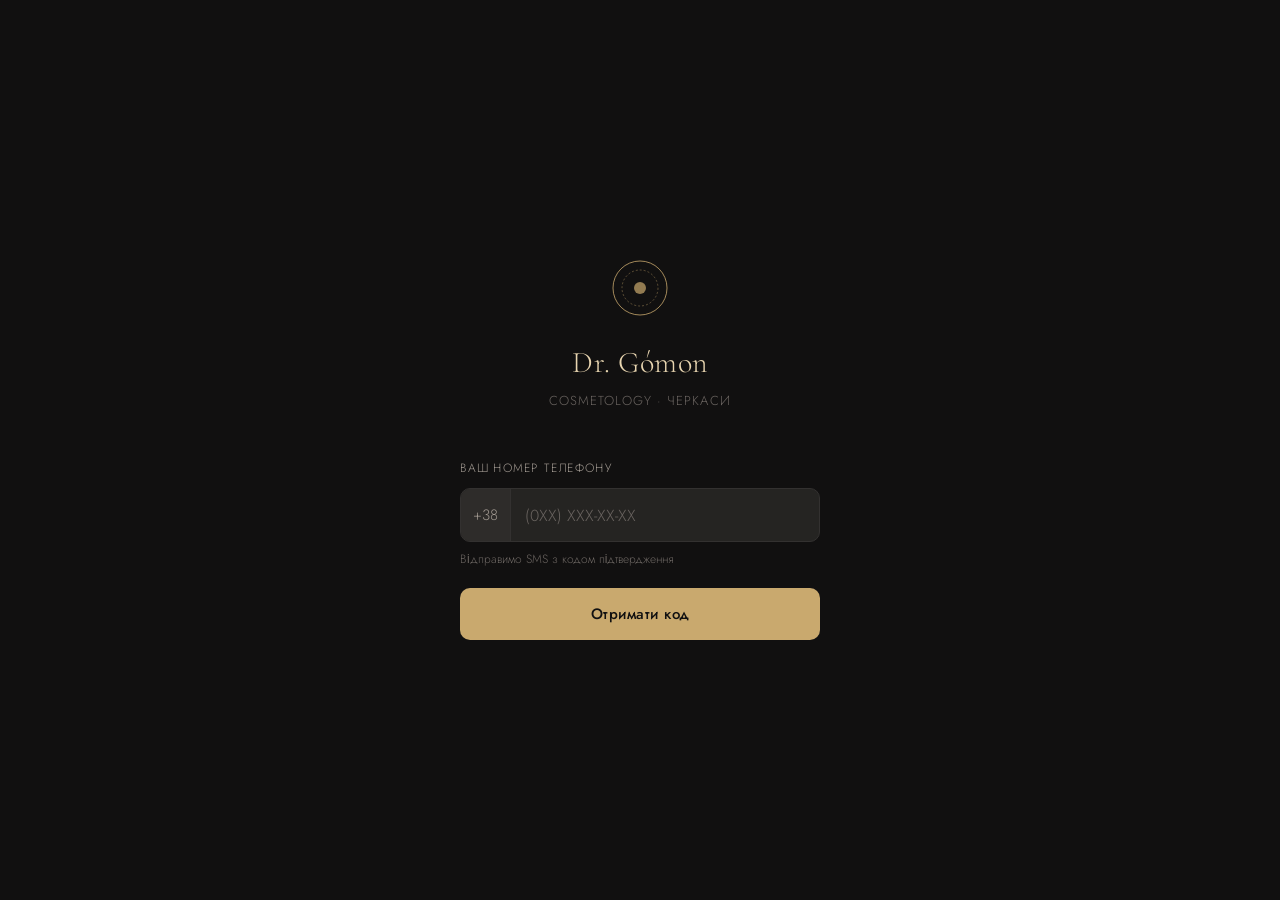
<file: index.html>
<!DOCTYPE html>
<html lang="uk">
<head>
<meta charset="UTF-8">
<meta name="viewport" content="width=device-width, initial-scale=1.0, viewport-fit=cover">
<meta name="theme-color" content="#111010">
<meta name="apple-mobile-web-app-capable" content="yes">
<meta name="apple-mobile-web-app-status-bar-style" content="black-translucent">
<meta name="apple-mobile-web-app-title" content="Dr. Gomon">
<meta name="mobile-web-app-capable" content="yes">
<meta name="description" content="Dr. Gomon Cosmetology — ваш особистий кабінет">
<link rel="manifest" href="manifest.json">
<link rel="apple-touch-icon" href="icons/icon-192.png">
<title>Dr. Gómon</title>
<link rel="preconnect" href="https://fonts.googleapis.com">
<link rel="preconnect" href="https://fonts.gstatic.com" crossorigin>
<link href="https://fonts.googleapis.com/css2?family=Cormorant+Garamond:ital,wght@0,300;0,400;0,500;1,300;1,400&family=Jost:wght@300;400;500&display=swap" rel="stylesheet">
<style>
*,*::before,*::after{box-sizing:border-box;margin:0;padding:0;-webkit-tap-highlight-color:transparent}
:root{
  --gold:#c9a96e;
  --gold-dim:#a07d48;
  --gold-pale:#e8d5b0;
  --bg:#111010;
  --bg2:#1a1918;
  --bg3:#222120;
  --surface:#252422;
  --surface2:#2e2c2a;
  --border:#333130;
  --border-gold:rgba(201,169,110,0.25);
  --text:#f0ece4;
  --text2:#a09890;
  --text3:#6a6460;
  --serif:'Cormorant Garamond',Georgia,serif;
  --sans:'Jost',sans-serif;
  --safe-top:env(safe-area-inset-top,0px);
  --safe-bottom:env(safe-area-inset-bottom,0px);
}
html,body{height:100%;background:var(--bg);color:var(--text);font-family:var(--sans);font-weight:300;font-size:15px;line-height:1.6;overflow:hidden}

/* ── INSTALL BANNER ── */
#install-banner{
  position:fixed;top:0;left:0;right:0;z-index:9999;
  background:var(--bg2);border-bottom:1px solid var(--border-gold);
  padding:calc(var(--safe-top) + 10px) 16px 12px;
  display:none;animation:slideDown .3s ease;
}
@keyframes slideDown{from{transform:translateY(-100%)}to{transform:translateY(0)}}
.install-content{display:flex;align-items:center;gap:12px}
.install-logo{width:40px;height:40px;border-radius:10px;background:var(--bg3);border:1px solid var(--border-gold);display:flex;align-items:center;justify-content:center;flex-shrink:0}
.install-logo svg{width:22px;height:22px}
.install-text h4{font-family:var(--serif);font-size:15px;font-weight:400;color:var(--text)}
.install-text p{font-size:12px;color:var(--text2);margin-top:1px}
.install-actions{margin-left:auto;display:flex;gap:8px;align-items:center;flex-shrink:0}
.install-btn{background:var(--gold);color:#111;border:none;border-radius:6px;padding:7px 14px;font-size:12px;font-family:var(--sans);font-weight:500;cursor:pointer;white-space:nowrap}
.install-close{background:none;border:none;color:var(--text3);font-size:20px;cursor:pointer;padding:4px;line-height:1}

/* ── INSTALL MODAL ── */
#install-modal{
  position:fixed;inset:0;z-index:9998;
  background:rgba(0,0,0,0.75);
  display:none;align-items:flex-end;justify-content:center;
  padding:0 0 var(--safe-bottom);
}
#install-modal.show{display:flex}
.install-sheet{
  background:var(--bg2);
  border-radius:20px 20px 0 0;
  border-top:1px solid var(--border-gold);
  padding:24px 20px 32px;
  width:100%;max-width:480px;
  animation:sheetUp .3s ease;
}
@keyframes sheetUp{from{transform:translateY(100%)}to{transform:translateY(0)}}
.sheet-handle{width:36px;height:3px;background:var(--border);border-radius:2px;margin:0 auto 20px}
.sheet-title{font-family:var(--serif);font-size:22px;font-weight:300;color:var(--gold-pale);margin-bottom:6px}
.sheet-sub{font-size:13px;color:var(--text2);margin-bottom:24px}
.install-step{display:flex;align-items:flex-start;gap:14px;margin-bottom:18px}
.step-num{width:28px;height:28px;border-radius:50%;border:1px solid var(--border-gold);display:flex;align-items:center;justify-content:center;font-size:12px;color:var(--gold);flex-shrink:0;font-family:var(--serif)}
.step-text h5{font-size:14px;font-weight:400;color:var(--text);margin-bottom:2px}
.step-text p{font-size:12px;color:var(--text2);line-height:1.5}
.step-icon{display:inline-block;background:var(--surface2);border:1px solid var(--border);border-radius:6px;padding:3px 8px;font-size:11px;color:var(--gold);margin-top:4px;font-family:var(--sans)}
.sheet-close-btn{width:100%;padding:13px;background:var(--surface2);border:1px solid var(--border);border-radius:10px;color:var(--text2);font-family:var(--sans);font-size:14px;cursor:pointer;margin-top:8px}

/* ── APP SHELL ── */
#app{
  height:100%;display:flex;flex-direction:column;
  padding-top:var(--safe-top);
}
#app.banner-open{padding-top:calc(var(--safe-top) + 68px)}

/* ── SCREENS ── */
.screen{flex:1;overflow-y:auto;display:none;flex-direction:column;overscroll-behavior:contain}
.screen.active{display:flex}
.screen-scroll{flex:1;overflow-y:auto;padding:0 0 80px;overscroll-behavior:contain}

/* ── NAV ── */
nav{
  flex-shrink:0;
  display:grid;grid-template-columns:repeat(5,1fr);
  background:var(--bg2);
  border-top:1px solid var(--border);
  padding-bottom:var(--safe-bottom);
}
.nav-btn{
  display:flex;flex-direction:column;align-items:center;gap:4px;
  padding:10px 4px 8px;
  background:none;border:none;cursor:pointer;
  transition:opacity .15s;
}
.nav-btn:active{opacity:.7}
.nav-icon{width:22px;height:22px;opacity:.45;transition:opacity .2s}
.nav-label{font-size:10px;font-family:var(--sans);font-weight:400;color:var(--text3);transition:color .2s;letter-spacing:.3px}
.nav-btn.active .nav-icon{opacity:1}
.nav-btn.active .nav-label{color:var(--gold)}
.nav-btn.active .nav-icon path,.nav-btn.active .nav-icon circle,.nav-btn.active .nav-icon rect{stroke:var(--gold)}

/* ── AUTH SCREEN ── */
#screen-auth{background:var(--bg);align-items:center;justify-content:center;padding:40px 24px}
.auth-logo{text-align:center;margin-bottom:48px}
.auth-logo svg{width:56px;height:56px;margin-bottom:16px}
.auth-logo h1{font-family:var(--serif);font-size:30px;font-weight:300;color:var(--gold-pale);letter-spacing:.5px}
.auth-logo p{font-size:13px;color:var(--text3);margin-top:4px;letter-spacing:1px;text-transform:uppercase}
.auth-card{width:100%;max-width:360px}
.auth-step{display:none}
.auth-step.active{display:block}
.auth-label{font-size:12px;color:var(--text2);letter-spacing:.8px;text-transform:uppercase;margin-bottom:10px}
.phone-input-wrap{display:flex;border:1px solid var(--border);border-radius:10px;overflow:hidden;background:var(--surface);transition:border-color .2s}
.phone-input-wrap:focus-within{border-color:var(--border-gold)}
.phone-prefix{padding:14px 12px;font-size:15px;color:var(--text2);background:var(--surface2);border-right:1px solid var(--border)}
.phone-input{flex:1;padding:14px 14px;background:transparent;border:none;outline:none;color:var(--text);font-size:16px;font-family:var(--sans);font-weight:300}
.phone-input::placeholder{color:var(--text3)}
.auth-hint{font-size:12px;color:var(--text3);margin-top:8px;line-height:1.5}
.auth-btn{
  width:100%;margin-top:20px;padding:15px;
  background:var(--gold);color:#111;
  border:none;border-radius:10px;
  font-size:15px;font-family:var(--sans);font-weight:500;
  cursor:pointer;letter-spacing:.5px;
  transition:opacity .15s;
}
.auth-btn:active{opacity:.85}
.auth-btn:disabled{opacity:.4;cursor:default}
.otp-wrap{display:flex;gap:10px;justify-content:center;margin-bottom:4px}
.otp-input{
  width:56px;height:64px;
  background:var(--surface);border:1px solid var(--border);border-radius:10px;
  text-align:center;font-size:28px;font-family:var(--serif);
  color:var(--text);outline:none;
  transition:border-color .2s;
  caret-color:var(--gold);
}
.otp-input:focus{border-color:var(--border-gold)}
.otp-resend{font-size:13px;color:var(--text3);text-align:center;margin-top:16px}
.otp-resend button{background:none;border:none;color:var(--gold);font-size:13px;cursor:pointer;font-family:var(--sans)}
.auth-back{background:none;border:none;color:var(--text2);font-size:13px;font-family:var(--sans);cursor:pointer;margin-top:16px;display:block;text-align:center;width:100%}
#otp-timer{color:var(--gold)}

/* ── HOME ── */
.home-header{
  padding:24px 20px 0;
  background:linear-gradient(180deg,var(--bg2) 0%,var(--bg) 100%);
}
.home-greeting{font-family:var(--serif);font-size:13px;font-weight:300;color:var(--text2);letter-spacing:.8px;text-transform:uppercase;margin-bottom:4px}
.home-name{font-family:var(--serif);font-size:28px;font-weight:300;color:var(--gold-pale);letter-spacing:.3px}
.gold-line{width:32px;height:1px;background:var(--gold-dim);margin:12px 0 20px}

.next-card{
  margin:0 20px 20px;
  background:var(--surface);
  border:1px solid var(--border-gold);
  border-radius:14px;
  padding:16px;
  position:relative;overflow:hidden;
}
.next-card::before{
  content:'';position:absolute;top:0;right:0;
  width:80px;height:80px;
  background:radial-gradient(circle at top right,rgba(201,169,110,.08),transparent 70%);
}
.next-label{font-size:10px;color:var(--text3);letter-spacing:1px;text-transform:uppercase;margin-bottom:12px}
.next-row{display:flex;align-items:center;gap:14px}
.date-badge{
  background:var(--gold);color:#111;
  border-radius:8px;padding:8px 12px;
  text-align:center;flex-shrink:0;min-width:48px;
}
.date-badge .day{font-family:var(--serif);font-size:24px;font-weight:400;line-height:1}
.date-badge .mon{font-size:10px;font-weight:500;letter-spacing:.5px;text-transform:uppercase;margin-top:2px}
.next-info h4{font-family:var(--serif);font-size:17px;font-weight:400;color:var(--text)}
.next-info p{font-size:12px;color:var(--text2);margin-top:3px}
.no-appt{text-align:center;padding:20px;color:var(--text3);font-size:13px}

.promo-scroll{display:flex;gap:12px;padding:0 20px 4px;overflow-x:auto;scrollbar-width:none}
.promo-scroll::-webkit-scrollbar{display:none}
.promo-tile{
  flex-shrink:0;width:220px;
  background:var(--surface);border:1px solid var(--border);border-radius:12px;
  padding:14px;position:relative;overflow:hidden;
}
.promo-tile.featured{border-color:var(--border-gold)}
.promo-tile::after{
  content:'';position:absolute;bottom:0;right:0;
  width:60px;height:60px;
  background:radial-gradient(circle at bottom right,rgba(201,169,110,.06),transparent 70%);
}
.promo-tag{font-size:10px;color:var(--gold);letter-spacing:.8px;text-transform:uppercase;margin-bottom:8px}
.promo-title{font-family:var(--serif);font-size:16px;font-weight:300;color:var(--gold-pale);line-height:1.3;margin-bottom:6px}
.promo-desc{font-size:12px;color:var(--text2)}
.section-label{font-size:11px;color:var(--text3);letter-spacing:1px;text-transform:uppercase;padding:16px 20px 10px;font-family:var(--sans)}

.quick-grid{display:grid;grid-template-columns:1fr 1fr;gap:10px;padding:0 20px}
.quick-tile{
  background:var(--surface);border:1px solid var(--border);border-radius:12px;
  padding:16px 14px;cursor:pointer;
  transition:border-color .2s,background .2s;
}
.quick-tile:active{background:var(--surface2)}
.quick-tile svg{width:22px;height:22px;margin-bottom:10px;opacity:.7}
.quick-tile p{font-size:13px;color:var(--text2)}

/* ── APPOINTMENTS ── */
.appts-header{padding:24px 20px 16px;background:var(--bg2);border-bottom:1px solid var(--border)}
.screen-title{font-family:var(--serif);font-size:26px;font-weight:300;color:var(--gold-pale)}
.screen-sub{font-size:12px;color:var(--text3);margin-top:3px;letter-spacing:.5px}
.appt-group-label{font-size:11px;color:var(--text3);letter-spacing:1px;text-transform:uppercase;padding:16px 20px 8px}
.appt-card{
  margin:0 20px 10px;
  background:var(--surface);border:1px solid var(--border);border-radius:12px;
  padding:14px;
  transition:border-color .2s;
}
.appt-card.upcoming{border-color:var(--border-gold)}
.appt-status{
  display:inline-block;font-size:10px;letter-spacing:.8px;text-transform:uppercase;
  padding:3px 10px;border-radius:20px;margin-bottom:10px;
}
.status-upcoming{background:rgba(201,169,110,.12);color:var(--gold)}
.status-done{background:var(--surface2);color:var(--text3)}
.appt-name{font-family:var(--serif);font-size:17px;font-weight:400;color:var(--text);margin-bottom:4px}
.appt-meta{font-size:12px;color:var(--text2)}
.appt-meta span{margin-right:12px}

/* ── PRICE ── */
.price-header{padding:24px 20px 16px;background:var(--bg2);border-bottom:1px solid var(--border)}
.price-search-wrap{padding:12px 20px 0;position:relative}
.price-search{
  width:100%;padding:12px 40px 12px 14px;
  background:var(--surface);border:1px solid var(--border);border-radius:10px;
  color:var(--text);font-size:14px;font-family:var(--sans);outline:none;
  transition:border-color .2s;
}
.price-search:focus{border-color:var(--border-gold)}
.price-search::placeholder{color:var(--text3)}
.search-icon{position:absolute;right:34px;top:50%;transform:translateY(-50%);opacity:.35}
.price-cat-label{
  font-size:11px;color:var(--gold);letter-spacing:1px;text-transform:uppercase;
  padding:18px 20px 8px;font-family:var(--sans);
}
.price-item{
  display:flex;justify-content:space-between;align-items:center;
  padding:11px 20px;border-bottom:1px solid var(--border);
  transition:background .15s;
}
.price-item:active{background:var(--surface)}
.price-item:last-child{border-bottom:none}
.price-name{font-size:14px;color:var(--text);padding-right:12px;flex:1;line-height:1.4}
.price-val{font-family:var(--serif);font-size:16px;font-weight:400;color:var(--gold);white-space:nowrap;flex-shrink:0}
.price-note{font-size:11px;color:var(--text3);padding:12px 20px 0;font-style:italic}

/* ── MAP ── */
.map-header{padding:24px 20px 16px;background:var(--bg2);border-bottom:1px solid var(--border)}
.map-placeholder{
  margin:16px 20px 0;
  height:180px;
  background:var(--surface);border:1px solid var(--border);border-radius:14px;
  display:flex;flex-direction:column;align-items:center;justify-content:center;gap:10px;
  cursor:pointer;transition:border-color .2s;overflow:hidden;position:relative;
}
.map-placeholder:active{border-color:var(--border-gold)}
.map-bg{
  position:absolute;inset:0;
  background:
    repeating-linear-gradient(0deg,var(--border) 0,var(--border) 1px,transparent 1px,transparent 40px),
    repeating-linear-gradient(90deg,var(--border) 0,var(--border) 1px,transparent 1px,transparent 40px);
  opacity:.5;
}
.map-pin-wrap{position:relative;z-index:1;text-align:center}
.map-pin-icon{font-size:36px;display:block;margin-bottom:6px}
.map-tap{font-size:12px;color:var(--text2)}
.map-address-card{margin:14px 20px 0;background:var(--surface);border:1px solid var(--border);border-radius:12px;padding:16px}
.map-address-card h4{font-family:var(--serif);font-size:17px;font-weight:400;color:var(--text);margin-bottom:4px}
.map-address-card p{font-size:13px;color:var(--text2);line-height:1.6}
.map-route-btn{
  margin:14px 20px 0;width:calc(100% - 40px);padding:14px;
  background:var(--gold);color:#111;border:none;border-radius:10px;
  font-family:var(--sans);font-size:14px;font-weight:500;cursor:pointer;
  letter-spacing:.5px;transition:opacity .15s;display:block;
}
.map-route-btn:active{opacity:.85}
.contact-items{padding:0 20px;margin-top:14px}
.contact-row{
  display:flex;align-items:center;gap:14px;
  padding:14px 0;border-bottom:1px solid var(--border);
  cursor:pointer;transition:opacity .15s;
}
.contact-row:last-child{border-bottom:none}
.contact-row:active{opacity:.7}
.c-icon{width:38px;height:38px;border-radius:10px;background:var(--surface2);border:1px solid var(--border);display:flex;align-items:center;justify-content:center;flex-shrink:0;font-size:18px}
.c-info h5{font-size:14px;font-weight:400;color:var(--text)}
.c-info p{font-size:12px;color:var(--text2);margin-top:2px}
.c-arrow{margin-left:auto;color:var(--text3);font-size:18px}

/* ── CHAT ── */
.chat-header{padding:20px 20px 14px;background:var(--bg2);border-bottom:1px solid var(--border)}
.chat-options{display:grid;grid-template-columns:1fr 1fr;gap:12px;padding:20px}
.chat-option{
  background:var(--surface);border:1px solid var(--border);border-radius:14px;
  padding:20px 14px;text-align:center;cursor:pointer;
  transition:border-color .2s,background .2s;
  text-decoration:none;display:block;
}
.chat-option:active{background:var(--surface2)}
.chat-option.telegram{border-color:rgba(42,171,238,.2)}
.chat-option.instagram{border-color:rgba(201,169,110,.2)}
.chat-option-icon{font-size:32px;margin-bottom:10px;display:block}
.chat-option h4{font-size:14px;font-weight:400;color:var(--text);margin-bottom:4px}
.chat-option p{font-size:12px;color:var(--text2)}
.chat-info{margin:0 20px;background:var(--surface);border:1px solid var(--border);border-radius:12px;padding:14px}
.chat-info p{font-size:13px;color:var(--text2);line-height:1.6}
.chat-info strong{color:var(--gold);font-weight:400}

/* ── LOADING ── */
#loader{
  position:fixed;inset:0;background:var(--bg);
  display:flex;flex-direction:column;align-items:center;justify-content:center;
  z-index:9990;transition:opacity .4s;
}
#loader svg{width:52px;height:52px;margin-bottom:20px}
#loader p{font-family:var(--serif);font-size:14px;color:var(--text3);letter-spacing:1px;text-transform:uppercase}
#loader.hide{opacity:0;pointer-events:none}
.pulse{animation:pulse 1.8s ease-in-out infinite}
@keyframes pulse{0%,100%{opacity:.4}50%{opacity:1}}

/* ── UTILS ── */
.divider{height:1px;background:var(--border);margin:0 20px}
.empty-state{padding:48px 20px;text-align:center}
.empty-state p{font-family:var(--serif);font-size:18px;color:var(--text3);font-weight:300}
.empty-state span{font-size:13px;color:var(--text3);display:block;margin-top:6px}
</style>
</head>
<body>

<!-- LOADER -->
<div id="loader">
  <svg viewBox="0 0 56 56" fill="none" class="pulse">
    <path d="M28 8C17 8 8 17 8 28s9 20 20 20 20-9 20-20S39 8 28 8Z" stroke="#c9a96e" stroke-width="1"/>
    <path d="M28 16c-6.6 0-12 5.4-12 12s5.4 12 12 12 12-5.4 12-12-5.4-12-12-12Z" stroke="#c9a96e" stroke-width=".5" stroke-dasharray="3 3"/>
    <circle cx="28" cy="28" r="4" fill="#c9a96e" opacity=".6"/>
  </svg>
  <p>Dr. Gómon</p>
</div>

<!-- INSTALL BANNER -->
<div id="install-banner">
  <div class="install-content">
    <div class="install-logo">
      <svg viewBox="0 0 40 40" fill="none">
        <circle cx="20" cy="20" r="19" stroke="#c9a96e" stroke-width=".8"/>
        <circle cx="20" cy="20" r="12" stroke="#c9a96e" stroke-width=".4" stroke-dasharray="2 2"/>
        <circle cx="20" cy="20" r="4" fill="#c9a96e" opacity=".7"/>
      </svg>
    </div>
    <div class="install-text">
      <h4>Dr. Gómon</h4>
      <p>Встановити як додаток</p>
    </div>
    <div class="install-actions">
      <button class="install-btn" onclick="showInstallModal()">Встановити</button>
      <button class="install-close" onclick="closeBanner()">×</button>
    </div>
  </div>
</div>

<!-- INSTALL MODAL -->
<div id="install-modal">
  <div class="install-sheet">
    <div class="sheet-handle"></div>
    <div id="install-modal-content"></div>
  </div>
</div>

<!-- APP -->
<div id="app">

  <!-- AUTH SCREEN -->
  <div class="screen active" id="screen-auth" style="display:flex">
    <div class="auth-logo">
      <svg viewBox="0 0 56 56" fill="none">
        <circle cx="28" cy="28" r="27" stroke="#c9a96e" stroke-width=".8"/>
        <circle cx="28" cy="28" r="18" stroke="#c9a96e" stroke-width=".4" stroke-dasharray="2 2"/>
        <circle cx="28" cy="28" r="6" fill="#c9a96e" opacity=".7"/>
      </svg>
      <h1>Dr. Gómon</h1>
      <p>Cosmetology · Черкаси</p>
    </div>
    <div class="auth-card">
      <!-- Step 1: Phone -->
      <div class="auth-step active" id="auth-step-phone">
        <p class="auth-label">Ваш номер телефону</p>
        <div class="phone-input-wrap">
          <span class="phone-prefix">+38</span>
          <input class="phone-input" id="phone-input" type="tel" inputmode="numeric"
            placeholder="(0XX) XXX-XX-XX" maxlength="13"
            oninput="formatPhone(this)" onkeydown="if(event.key==='Enter')sendOtp()">
        </div>
        <p class="auth-hint">Відправимо SMS з кодом підтвердження</p>
        <button class="auth-btn" id="phone-btn" onclick="sendOtp()">Отримати код</button>
      </div>
      <!-- Step 2: OTP -->
      <div class="auth-step" id="auth-step-otp">
        <p class="auth-label">Код із SMS</p>
        <div class="otp-wrap">
          <input class="otp-input" maxlength="1" inputmode="numeric" oninput="otpInput(this,0)" onkeydown="otpKey(this,0,event)">
          <input class="otp-input" maxlength="1" inputmode="numeric" oninput="otpInput(this,1)" onkeydown="otpKey(this,1,event)">
          <input class="otp-input" maxlength="1" inputmode="numeric" oninput="otpInput(this,2)" onkeydown="otpKey(this,2,event)">
          <input class="otp-input" maxlength="1" inputmode="numeric" oninput="otpInput(this,3)" onkeydown="otpKey(this,3,event)">
        </div>
        <p id="otp-sent" style="font-size:12px;color:var(--text2);text-align:center;margin-top:8px"></p>
        <button class="auth-btn" id="otp-btn" onclick="verifyOtp()">Увійти</button>
        <p class="otp-resend">Не отримали код? <button onclick="resendOtp()" id="resend-btn">Надіслати ще</button> <span id="otp-timer"></span></p>
        <button class="auth-back" onclick="backToPhone()">← Змінити номер</button>
      </div>
    </div>
  </div>

  <!-- HOME SCREEN -->
  <div class="screen" id="screen-home">
    <div class="screen-scroll" id="home-scroll">
      <div class="home-header">
        <p class="home-greeting">Вітаємо</p>
        <h2 class="home-name" id="home-name">...</h2>
        <div class="gold-line"></div>
      </div>
      <p class="section-label">Найближчий запис</p>
      <div id="home-next-appt"></div>
      <p class="section-label">Акції</p>
      <div class="promo-scroll" id="home-promos"></div>
      <p class="section-label">Швидкий доступ</p>
      <div class="quick-grid">
        <div class="quick-tile" onclick="go('appointments')">
          <svg viewBox="0 0 22 22" fill="none" stroke="#c9a96e" stroke-width="1.2"><rect x="3" y="4" width="16" height="15" rx="3"/><path d="M7 2v4M15 2v4M3 10h16"/><path d="M7 14h2M13 14h2M7 17h2" stroke-linecap="round"/></svg>
          <p>Мої записи</p>
        </div>
        <div class="quick-tile" onclick="go('price')">
          <svg viewBox="0 0 22 22" fill="none" stroke="#c9a96e" stroke-width="1.2"><circle cx="11" cy="11" r="8"/><path d="M11 7v1m0 6v1M9 9.5c0-.8.9-1.5 2-1.5s2 .7 2 1.5-1 1.5-2 1.5-2 .7-2 1.5.9 1.5 2 1.5 2-.7 2-1.5" stroke-linecap="round"/></svg>
          <p>Прайс-лист</p>
        </div>
        <div class="quick-tile" onclick="go('map')">
          <svg viewBox="0 0 22 22" fill="none" stroke="#c9a96e" stroke-width="1.2"><path d="M11 2a6 6 0 016 6c0 4-6 12-6 12S5 12 5 8a6 6 0 016-6Z"/><circle cx="11" cy="8" r="2"/></svg>
          <p>Адреса</p>
        </div>
        <div class="quick-tile" onclick="go('chat')">
          <svg viewBox="0 0 22 22" fill="none" stroke="#c9a96e" stroke-width="1.2"><path d="M4 4h14a2 2 0 012 2v8a2 2 0 01-2 2H7l-4 3V6a2 2 0 012-2Z"/></svg>
          <p>Написати нам</p>
        </div>
      </div>
    </div>
    <nav id="nav-home">
      <button class="nav-btn active" onclick="go('home')" id="nb-home">
        <svg class="nav-icon" viewBox="0 0 22 22" fill="none" stroke="var(--text2)" stroke-width="1.2"><path d="M3 10L11 3l8 7v9a1 1 0 01-1 1H14v-5H8v5H4a1 1 0 01-1-1V10Z"/></svg>
        <span class="nav-label">Головна</span>
      </button>
      <button class="nav-btn" onclick="go('appointments')" id="nb-appointments">
        <svg class="nav-icon" viewBox="0 0 22 22" fill="none" stroke="var(--text2)" stroke-width="1.2"><rect x="3" y="4" width="16" height="15" rx="3"/><path d="M7 2v4M15 2v4M3 10h16"/></svg>
        <span class="nav-label">Записи</span>
      </button>
      <button class="nav-btn" onclick="go('price')" id="nb-price">
        <svg class="nav-icon" viewBox="0 0 22 22" fill="none" stroke="var(--text2)" stroke-width="1.2"><circle cx="11" cy="11" r="8"/><path d="M11 7v1m0 6v1M9 9.5c0-.8.9-1.5 2-1.5s2 .7 2 1.5" stroke-linecap="round"/></svg>
        <span class="nav-label">Прайс</span>
      </button>
      <button class="nav-btn" onclick="go('map')" id="nb-map">
        <svg class="nav-icon" viewBox="0 0 22 22" fill="none" stroke="var(--text2)" stroke-width="1.2"><path d="M11 2a6 6 0 016 6c0 4-6 12-6 12S5 12 5 8a6 6 0 016-6Z"/><circle cx="11" cy="8" r="2"/></svg>
        <span class="nav-label">Адреса</span>
      </button>
      <button class="nav-btn" onclick="go('chat')" id="nb-chat">
        <svg class="nav-icon" viewBox="0 0 22 22" fill="none" stroke="var(--text2)" stroke-width="1.2"><path d="M4 4h14a2 2 0 012 2v8a2 2 0 01-2 2H7l-4 3V6a2 2 0 012-2Z"/></svg>
        <span class="nav-label">Чат</span>
      </button>
    </nav>
  </div>

  <!-- APPOINTMENTS SCREEN -->
  <div class="screen" id="screen-appointments">
    <div class="appts-header">
      <h2 class="screen-title">Мої записи</h2>
      <p class="screen-sub">Заплановані та завершені процедури</p>
    </div>
    <div class="screen-scroll">
      <div id="appts-list"></div>
    </div>
    <nav>
      <button class="nav-btn" onclick="go('home')"><svg class="nav-icon" viewBox="0 0 22 22" fill="none" stroke="var(--text2)" stroke-width="1.2"><path d="M3 10L11 3l8 7v9a1 1 0 01-1 1H14v-5H8v5H4a1 1 0 01-1-1V10Z"/></svg><span class="nav-label">Головна</span></button>
      <button class="nav-btn active" onclick="go('appointments')"><svg class="nav-icon" viewBox="0 0 22 22" fill="none" stroke="var(--gold)" stroke-width="1.2"><rect x="3" y="4" width="16" height="15" rx="3"/><path d="M7 2v4M15 2v4M3 10h16"/></svg><span class="nav-label" style="color:var(--gold)">Записи</span></button>
      <button class="nav-btn" onclick="go('price')"><svg class="nav-icon" viewBox="0 0 22 22" fill="none" stroke="var(--text2)" stroke-width="1.2"><circle cx="11" cy="11" r="8"/><path d="M11 7v1m0 6v1M9 9.5c0-.8.9-1.5 2-1.5s2 .7 2 1.5" stroke-linecap="round"/></svg><span class="nav-label">Прайс</span></button>
      <button class="nav-btn" onclick="go('map')"><svg class="nav-icon" viewBox="0 0 22 22" fill="none" stroke="var(--text2)" stroke-width="1.2"><path d="M11 2a6 6 0 016 6c0 4-6 12-6 12S5 12 5 8a6 6 0 016-6Z"/><circle cx="11" cy="8" r="2"/></svg><span class="nav-label">Адреса</span></button>
      <button class="nav-btn" onclick="go('chat')"><svg class="nav-icon" viewBox="0 0 22 22" fill="none" stroke="var(--text2)" stroke-width="1.2"><path d="M4 4h14a2 2 0 012 2v8a2 2 0 01-2 2H7l-4 3V6a2 2 0 012-2Z"/></svg><span class="nav-label">Чат</span></button>
    </nav>
  </div>

  <!-- PRICE SCREEN -->
  <div class="screen" id="screen-price">
    <div class="price-header">
      <h2 class="screen-title">Прайс-лист</h2>
      <p class="screen-sub">Актуальні ціни на послуги</p>
    </div>
    <div class="screen-scroll">
      <div class="price-search-wrap">
        <input class="price-search" id="price-search" type="search" placeholder="Пошук послуги..." oninput="filterPrice(this.value)">
        <svg class="search-icon" width="16" height="16" viewBox="0 0 16 16" fill="none" stroke="currentColor" stroke-width="1.5"><circle cx="7" cy="7" r="5"/><path d="M11 11l3 3" stroke-linecap="round"/></svg>
      </div>
      <div id="price-list"></div>
      <p class="price-note">* Ціни актуальні. При записі онлайн — знижки на акційні процедури.</p>
    </div>
    <nav>
      <button class="nav-btn" onclick="go('home')"><svg class="nav-icon" viewBox="0 0 22 22" fill="none" stroke="var(--text2)" stroke-width="1.2"><path d="M3 10L11 3l8 7v9a1 1 0 01-1 1H14v-5H8v5H4a1 1 0 01-1-1V10Z"/></svg><span class="nav-label">Головна</span></button>
      <button class="nav-btn" onclick="go('appointments')"><svg class="nav-icon" viewBox="0 0 22 22" fill="none" stroke="var(--text2)" stroke-width="1.2"><rect x="3" y="4" width="16" height="15" rx="3"/><path d="M7 2v4M15 2v4M3 10h16"/></svg><span class="nav-label">Записи</span></button>
      <button class="nav-btn active" onclick="go('price')"><svg class="nav-icon" viewBox="0 0 22 22" fill="none" stroke="var(--gold)" stroke-width="1.2"><circle cx="11" cy="11" r="8"/><path d="M11 7v1m0 6v1M9 9.5c0-.8.9-1.5 2-1.5s2 .7 2 1.5" stroke-linecap="round"/></svg><span class="nav-label" style="color:var(--gold)">Прайс</span></button>
      <button class="nav-btn" onclick="go('map')"><svg class="nav-icon" viewBox="0 0 22 22" fill="none" stroke="var(--text2)" stroke-width="1.2"><path d="M11 2a6 6 0 016 6c0 4-6 12-6 12S5 12 5 8a6 6 0 016-6Z"/><circle cx="11" cy="8" r="2"/></svg><span class="nav-label">Адреса</span></button>
      <button class="nav-btn" onclick="go('chat')"><svg class="nav-icon" viewBox="0 0 22 22" fill="none" stroke="var(--text2)" stroke-width="1.2"><path d="M4 4h14a2 2 0 012 2v8a2 2 0 01-2 2H7l-4 3V6a2 2 0 012-2Z"/></svg><span class="nav-label">Чат</span></button>
    </nav>
  </div>

  <!-- MAP SCREEN -->
  <div class="screen" id="screen-map">
    <div class="map-header">
      <h2 class="screen-title">Як дістатись</h2>
      <p class="screen-sub">вул. Смілянська, 23 · БЦ Галерея · Черкаси</p>
    </div>
    <div class="screen-scroll">
      <div class="map-placeholder" onclick="openMap()">
        <div class="map-bg"></div>
        <div class="map-pin-wrap">
          <span class="map-pin-icon">📍</span>
          <p class="map-tap">Відкрити в Google Maps</p>
        </div>
      </div>
      <div class="map-address-card">
        <h4>Dr. Gómon Cosmetology</h4>
        <p>вул. Смілянська, 23<br>БЦ Галерея, Черкаси<br><br>
          ◈ Поряд з ТЦ Будинок Торгівлі<br>
          ◈ Вхід з парковки KFC Drive<br>
          ◈ Перехрестя бул. Шевченка та вул. Смілянської
        </p>
      </div>
      <button class="map-route-btn" onclick="openMap()">Прокласти маршрут</button>
      <div class="contact-items">
        <div class="contact-row" onclick="callClinic()">
          <div class="c-icon">📞</div>
          <div class="c-info"><h5>Телефон</h5><p>073-310-31-10</p></div>
          <span class="c-arrow">›</span>
        </div>
        <div class="contact-row" onclick="openTelegram()">
          <div class="c-icon">✈️</div>
          <div class="c-info"><h5>Telegram</h5><p>@DrGomonCosmetology</p></div>
          <span class="c-arrow">›</span>
        </div>
        <div class="contact-row">
          <div class="c-icon">🕐</div>
          <div class="c-info"><h5>Графік роботи</h5><p>Без вихідних, за попереднім записом</p></div>
        </div>
      </div>
    </div>
    <nav>
      <button class="nav-btn" onclick="go('home')"><svg class="nav-icon" viewBox="0 0 22 22" fill="none" stroke="var(--text2)" stroke-width="1.2"><path d="M3 10L11 3l8 7v9a1 1 0 01-1 1H14v-5H8v5H4a1 1 0 01-1-1V10Z"/></svg><span class="nav-label">Головна</span></button>
      <button class="nav-btn" onclick="go('appointments')"><svg class="nav-icon" viewBox="0 0 22 22" fill="none" stroke="var(--text2)" stroke-width="1.2"><rect x="3" y="4" width="16" height="15" rx="3"/><path d="M7 2v4M15 2v4M3 10h16"/></svg><span class="nav-label">Записи</span></button>
      <button class="nav-btn" onclick="go('price')"><svg class="nav-icon" viewBox="0 0 22 22" fill="none" stroke="var(--text2)" stroke-width="1.2"><circle cx="11" cy="11" r="8"/><path d="M11 7v1m0 6v1M9 9.5c0-.8.9-1.5 2-1.5s2 .7 2 1.5" stroke-linecap="round"/></svg><span class="nav-label">Прайс</span></button>
      <button class="nav-btn active" onclick="go('map')"><svg class="nav-icon" viewBox="0 0 22 22" fill="none" stroke="var(--gold)" stroke-width="1.2"><path d="M11 2a6 6 0 016 6c0 4-6 12-6 12S5 12 5 8a6 6 0 016-6Z"/><circle cx="11" cy="8" r="2"/></svg><span class="nav-label" style="color:var(--gold)">Адреса</span></button>
      <button class="nav-btn" onclick="go('chat')"><svg class="nav-icon" viewBox="0 0 22 22" fill="none" stroke="var(--text2)" stroke-width="1.2"><path d="M4 4h14a2 2 0 012 2v8a2 2 0 01-2 2H7l-4 3V6a2 2 0 012-2Z"/></svg><span class="nav-label">Чат</span></button>
    </nav>
  </div>

  <!-- CHAT SCREEN -->
  <div class="screen" id="screen-chat">
    <div class="chat-header">
      <h2 class="screen-title">Написати нам</h2>
      <p class="screen-sub">Оберіть зручний месенджер</p>
    </div>
    <div class="screen-scroll">
      <div class="chat-options">
        <a class="chat-option telegram" href="https://t.me/DrGomonCosmetology" target="_blank">
          <span class="chat-option-icon">✈️</span>
          <h4>Telegram</h4>
          <p>Швидка відповідь</p>
        </a>
        <a class="chat-option instagram" href="https://ig.me/m/dr.gomon" target="_blank">
          <span class="chat-option-icon">📷</span>
          <h4>Instagram</h4>
          <p>Direct повідомлення</p>
        </a>
      </div>
      <div class="chat-info">
        <p>Відповідаємо протягом <strong>30 хвилин</strong> у робочий час.<br>
        Для термінового запису телефонуйте: <strong>073-310-31-10</strong></p>
      </div>
    </div>
    <nav>
      <button class="nav-btn" onclick="go('home')"><svg class="nav-icon" viewBox="0 0 22 22" fill="none" stroke="var(--text2)" stroke-width="1.2"><path d="M3 10L11 3l8 7v9a1 1 0 01-1 1H14v-5H8v5H4a1 1 0 01-1-1V10Z"/></svg><span class="nav-label">Головна</span></button>
      <button class="nav-btn" onclick="go('appointments')"><svg class="nav-icon" viewBox="0 0 22 22" fill="none" stroke="var(--text2)" stroke-width="1.2"><rect x="3" y="4" width="16" height="15" rx="3"/><path d="M7 2v4M15 2v4M3 10h16"/></svg><span class="nav-label">Записи</span></button>
      <button class="nav-btn" onclick="go('price')"><svg class="nav-icon" viewBox="0 0 22 22" fill="none" stroke="var(--text2)" stroke-width="1.2"><circle cx="11" cy="11" r="8"/><path d="M11 7v1m0 6v1M9 9.5c0-.8.9-1.5 2-1.5s2 .7 2 1.5" stroke-linecap="round"/></svg><span class="nav-label">Прайс</span></button>
      <button class="nav-btn" onclick="go('map')"><svg class="nav-icon" viewBox="0 0 22 22" fill="none" stroke="var(--text2)" stroke-width="1.2"><path d="M11 2a6 6 0 016 6c0 4-6 12-6 12S5 12 5 8a6 6 0 016-6Z"/><circle cx="11" cy="8" r="2"/></svg><span class="nav-label">Адреса</span></button>
      <button class="nav-btn active" onclick="go('chat')"><svg class="nav-icon" viewBox="0 0 22 22" fill="none" stroke="var(--gold)" stroke-width="1.2"><path d="M4 4h14a2 2 0 012 2v8a2 2 0 01-2 2H7l-4 3V6a2 2 0 012-2Z"/></svg><span class="nav-label" style="color:var(--gold)">Чат</span></button>
    </nav>
  </div>

</div><!-- /app -->

<script>
const API_BASE = '/api';

/* ── STATE ── */
let user        = null;
let appointments = [];
let prices      = [];
let token       = null;
let otpTimer    = null;
let _currentPhone = '';

const PROMOS = [
  {tag:'Акція',title:'-20% на мезотерапію',desc:'При записі онлайн до кінця місяця',featured:true},
  {tag:'Новинка',title:'Дермапен — оновлення шкіри',desc:'Перша процедура зі знижкою 15%',featured:false},
  {tag:'Постійним клієнтам',title:'DrumRoll масаж тіла',desc:'Кожна 5-та процедура — безкоштовно',featured:false},
];

/* ── INIT ── */
window.addEventListener('load', () => {
  setTimeout(() => {
    document.getElementById('loader').classList.add('hide');
    checkSession();
    initInstall();
  }, 800);
});

function checkSession() {
  const saved = sessionStorage.getItem('gomon_session');
  if (saved) {
    try {
      const s = JSON.parse(saved);
      token = s.token;
      user  = s.user;
      afterLogin();
      return;
    } catch(e) {}
  }
}

/* ── API HELPERS ── */
async function api(path, opts = {}) {
  const headers = {'Content-Type': 'application/json'};
  if (token) headers['Authorization'] = 'Bearer ' + token;
  const res = await fetch(API_BASE + path, {headers, ...opts});
  return res.json();
}

/* ── AUTH ── */
function formatPhone(el) {
  let v = el.value.replace(/\D/g, '');
  if (v.startsWith('380')) v = v.slice(2);
  if (v.startsWith('38'))  v = v.slice(2);
  el.value = v.slice(0, 10);
}

async function sendOtp() {
  const ph  = document.getElementById('phone-input').value.replace(/\D/g, '');
  if (ph.length < 9) return;
  const btn = document.getElementById('phone-btn');
  btn.disabled = true; btn.textContent = 'Надсилаємо...';

  _currentPhone = '380' + ph.replace(/^0/, '');

  try {
    const res = await api('/auth/send-otp', {
      method: 'POST',
      body: JSON.stringify({phone: _currentPhone})
    });
    if (res.ok) {
      document.getElementById('auth-step-phone').classList.remove('active');
      document.getElementById('auth-step-otp').classList.add('active');
      document.getElementById('otp-sent').textContent = 'Код надіслано на +38' + ph;
      document.querySelectorAll('.otp-input')[0].focus();
      startOtpTimer(120);
      // debug_code — тільки для тестування, прибрати на проді
      if (res.debug_code) console.log('DEBUG OTP:', res.debug_code);
    } else {
      throw new Error(res.error || 'sms_failed');
    }
  } catch(e) {
    btn.disabled = false; btn.textContent = 'Отримати код';
    alert('Помилка відправки SMS. Спробуйте ще раз.');
  }
}

function otpInput(el, idx) {
  const inputs = document.querySelectorAll('.otp-input');
  if (el.value.length > 1) {
    // paste — розкидаємо по полях
    const digits = el.value.replace(/\D/g,'').split('');
    inputs.forEach((inp, i) => { inp.value = digits[i] || ''; });
    inputs[Math.min(digits.length, 3)].focus();
    el.value = el.value.slice(-1);
  } else if (el.value.length === 1 && idx < 3) {
    inputs[idx + 1].focus();
  }
  el.value = el.value.replace(/\D/g,'').slice(-1);
  const full = Array.from(inputs).map(i => i.value).join('');
  if (full.length === 4) setTimeout(verifyOtp, 80);
}

function otpKey(el, idx, e) {
  if (e.key === 'Backspace' && !el.value && idx > 0)
    document.querySelectorAll('.otp-input')[idx - 1].focus();
}

async function verifyOtp() {
  const inputs = document.querySelectorAll('.otp-input');
  const code   = Array.from(inputs).map(i => i.value).join('');
  if (code.length < 4) return;
  const btn = document.getElementById('otp-btn');
  btn.disabled = true; btn.textContent = 'Перевірка...';

  try {
    const res = await api('/auth/verify', {
      method: 'POST',
      body: JSON.stringify({phone: _currentPhone, code})
    });

    if (!res.ok) throw new Error(res.error || 'wrong_code');

    token = res.token;
    user  = res.client;
    sessionStorage.setItem('gomon_session', JSON.stringify({token, user}));
    clearOtpTimer();

    // Підвантажуємо записи і прайс паралельно
    await Promise.all([loadAppointments(), loadPrices()]);
    afterLogin();

  } catch(e) {
    btn.disabled = false; btn.textContent = 'Увійти';
    inputs.forEach(i => { i.value = ''; });
    inputs[0].focus();
    const msgs = {
      wrong_code:       'Невірний код. Спробуйте ще раз.',
      code_expired:     'Час дії коду минув. Запросіть новий.',
      too_many_attempts:'Забагато спроб. Запросіть новий код.',
    };
    alert(msgs[e.message] || 'Помилка. Спробуйте ще раз.');
  }
}

async function loadAppointments() {
  try {
    const res = await api('/me/appointments');
    appointments = res.appointments || [];
  } catch(e) { appointments = []; }
}

async function loadPrices() {
  try {
    const res = await api('/prices');
    // prices.json може бути масивом категорій або об'єктом
    if (Array.isArray(res)) prices = res;
    else if (res.categories) prices = res.categories;
    else prices = [];
  } catch(e) { prices = []; }
}

function afterLogin() {
  document.getElementById('screen-auth').style.display = 'none';
  document.getElementById('home-name').textContent = user.name || 'Вітаємо';
  renderHomeAppt();
  renderPromos();
  renderAppointments();
  renderPrice();
  go('home');
}

function backToPhone() {
  clearOtpTimer();
  document.getElementById('auth-step-otp').classList.remove('active');
  document.getElementById('auth-step-phone').classList.add('active');
  document.getElementById('phone-btn').disabled = false;
  document.getElementById('phone-btn').textContent = 'Отримати код';
}

function startOtpTimer(sec) {
  clearOtpTimer();
  const el     = document.getElementById('otp-timer');
  const resend = document.getElementById('resend-btn');
  resend.disabled = true;
  let s = sec;
  el.textContent = '(' + s + 'с)';
  otpTimer = setInterval(() => {
    s--;
    if (s <= 0) { clearOtpTimer(); el.textContent = ''; resend.disabled = false; }
    else el.textContent = '(' + s + 'с)';
  }, 1000);
}

function clearOtpTimer() { if (otpTimer) { clearInterval(otpTimer); otpTimer = null; } }
function resendOtp() { sendOtp(); }

/* ── RENDER ── */
function fmtDate(dateStr) {
  // "2025-09-24" → "24 вересня 2025"
  if (!dateStr) return '';
  try {
    const d = new Date(dateStr + 'T00:00:00');
    return d.toLocaleDateString('uk-UA', {day:'numeric', month:'long', year:'numeric'});
  } catch(e) { return dateStr; }
}

function fmtDateShort(dateStr) {
  // "2025-09-24" → "24 вер"
  if (!dateStr) return '';
  try {
    const d = new Date(dateStr + 'T00:00:00');
    return d.toLocaleDateString('uk-UA', {day:'numeric', month:'short'});
  } catch(e) { return dateStr; }
}

function renderHomeAppt() {
  const el = document.getElementById('home-next-appt');
  const upcoming = appointments.filter(a => a.status === 'upcoming');
  if (!upcoming.length) {
    el.innerHTML = `<div class="next-card"><div class="no-appt">Немає запланованих записів<br>
      <small style="margin-top:6px;display:block">Запишіться через Instagram або Telegram</small></div></div>`;
    return;
  }
  const a    = upcoming[0];
  const d    = new Date((a.date || '') + 'T00:00:00');
  const day  = isNaN(d) ? '—' : d.getDate();
  const mon  = isNaN(d) ? ''  : d.toLocaleDateString('uk-UA', {month:'short'});
  el.innerHTML = `<div class="next-card">
    <p class="next-label">Найближчий запис</p>
    <div class="next-row">
      <div class="date-badge"><div class="day">${day}</div><div class="mon">${mon}</div></div>
      <div class="next-info">
        <h4>${a.service || a.name || ''}</h4>
        <p>${fmtDate(a.date)}${a.time ? ' · ' + a.time : ''}</p>
      </div>
    </div>
  </div>`;
}

function renderPromos() {
  document.getElementById('home-promos').innerHTML = PROMOS.map(p => `
    <div class="promo-tile${p.featured ? ' featured' : ''}">
      <p class="promo-tag">${p.tag}</p>
      <p class="promo-title">${p.title}</p>
      <p class="promo-desc">${p.desc}</p>
    </div>`).join('');
}

function renderAppointments() {
  const el       = document.getElementById('appts-list');
  const upcoming = appointments.filter(a => a.status === 'upcoming');
  const done     = appointments.filter(a => a.status === 'done');
  let html = '';

  if (upcoming.length) {
    html += '<p class="appt-group-label">Заплановані</p>';
    html += upcoming.map(a => `<div class="appt-card upcoming">
      <span class="appt-status status-upcoming">Заплановано</span>
      <p class="appt-name">${a.service || a.name || ''}</p>
      <p class="appt-meta"><span>${fmtDate(a.date)}</span>${a.time ? '<span>' + a.time + '</span>' : ''}</p>
    </div>`).join('');
  }

  if (done.length) {
    html += '<p class="appt-group-label">Завершені</p>';
    html += done.map(a => `<div class="appt-card">
      <span class="appt-status status-done">Виконано</span>
      <p class="appt-name">${a.service || a.name || ''}</p>
      <p class="appt-meta"><span>${fmtDate(a.date)}</span></p>
    </div>`).join('');
  }

  if (!html) html = `<div class="empty-state">
    <p>Записів ще немає</p>
    <span>Запишіться через Instagram або Telegram</span></div>`;
  el.innerHTML = html;
}

function renderPrice(filter = '') {
  const el = document.getElementById('price-list');
  const q  = filter.toLowerCase();

  if (!prices.length) {
    el.innerHTML = '<div class="empty-state"><p>Завантаження...</p></div>';
    return;
  }

  let html = '';
  prices.forEach(cat => {
    // Підтримуємо обидва формати: {cat, items} і {category/name, services/items}
    const catName  = cat.cat || cat.category || cat.name || '';
    const catItems = cat.items || cat.services || [];
    const filtered = q
      ? catItems.filter(i => (i.name || i.service || '').toLowerCase().includes(q))
      : catItems;
    if (!filtered.length) return;
    html += `<p class="price-cat-label">${catName}</p>`;
    filtered.forEach(i => {
      const name  = i.name  || i.service || '';
      const price = i.price || i.cost    || '';
      html += `<div class="price-item">
        <span class="price-name">${name}</span>
        <span class="price-val">${price}</span>
      </div>`;
    });
  });

  if (!html) html = '<div class="empty-state"><p>Не знайдено</p></div>';
  el.innerHTML = html;
}

function filterPrice(q) { renderPrice(q); }

/* ── NAV ── */
const SCREENS = ['home','appointments','price','map','chat'];
function go(id) {
  SCREENS.forEach(s => {
    const sc = document.getElementById('screen-'+s);
    if (sc) { sc.classList.remove('active'); sc.style.display=''; }
  });
  const sc = document.getElementById('screen-'+id);
  if (sc) { sc.classList.add('active'); sc.style.display='flex'; }
}

/* ── ACTIONS ── */
function openMap() { window.open('https://maps.app.goo.gl/LqWgda1A5ZjK8QE76','_blank'); }
function callClinic() { window.location.href='tel:+380733103110'; }
function openTelegram() { window.open('https://t.me/DrGomonCosmetology','_blank'); }

/* ── INSTALL LOGIC ── */
let deferredPrompt = null;
const ua = navigator.userAgent;
const isIOS = /iPad|iPhone|iPod/.test(ua) && !window.MSStream;
const isAndroid = /Android/.test(ua);
const isSafari = /Safari/.test(ua) && !/Chrome/.test(ua);
const isChrome = /Chrome/.test(ua) && /Android/.test(ua);
const isFirefox = /Firefox/.test(ua);
const isSamsungBrowser = /SamsungBrowser/.test(ua);
const isStandalone = window.matchMedia('(display-mode: standalone)').matches || window.navigator.standalone;

window.addEventListener('beforeinstallprompt', e => {
  e.preventDefault();
  deferredPrompt = e;
  if (!isStandalone) showBanner();
});

function initInstall() {
  if (isStandalone) return;
  // iOS Safari — показати хінт автоматично через 3 сек
  if (isIOS && isSafari) {
    setTimeout(showBanner, 3000);
  }
  // Android Chrome — чекаємо beforeinstallprompt
  // Інші — показати через 5 сек
  if (!isIOS && !isChrome && !isSamsungBrowser) {
    setTimeout(showBanner, 5000);
  }
}

function showBanner() {
  const b = document.getElementById('install-banner');
  b.style.display = 'block';
  document.getElementById('app').classList.add('banner-open');
}

function closeBanner() {
  document.getElementById('install-banner').style.display = 'none';
  document.getElementById('app').classList.remove('banner-open');
}

function showInstallModal() {
  closeBanner();
  // Android Chrome — нативний prompt
  if (deferredPrompt) {
    deferredPrompt.prompt();
    deferredPrompt.userChoice.then(r => { deferredPrompt = null; });
    return;
  }
  // Інакше — інструкції
  const modal = document.getElementById('install-modal');
  const content = document.getElementById('install-modal-content');
  content.innerHTML = getInstallInstructions();
  modal.classList.add('show');
  modal.addEventListener('click', e => { if(e.target===modal) modal.classList.remove('show'); });
}

function getInstallInstructions() {
  let steps = '';
  if (isIOS && isSafari) {
    steps = `
      <div class="install-step"><div class="step-num">1</div><div class="step-text"><h5>Натисніть кнопку «Поділитись»</h5><p>Кнопка <span class="step-icon">⎙ Поділитись</span> внизу Safari</p></div></div>
      <div class="install-step"><div class="step-num">2</div><div class="step-text"><h5>Оберіть «На початковий екран»</h5><p><span class="step-icon">＋ На початковий екран</span> у меню</p></div></div>
      <div class="install-step"><div class="step-num">3</div><div class="step-text"><h5>Натисніть «Додати»</h5><p>Додаток з'явиться на робочому столі</p></div></div>`;
  } else if (isIOS && !isSafari) {
    steps = `
      <div class="install-step"><div class="step-num">1</div><div class="step-text"><h5>Відкрийте в Safari</h5><p>PWA встановлюється лише через Safari на iPhone / iPad</p></div></div>
      <div class="install-step"><div class="step-num">2</div><div class="step-text"><h5>Натисніть «Поділитись»</h5><p><span class="step-icon">⎙ Поділитись</span> → «На початковий екран»</p></div></div>`;
  } else if (isAndroid && isFirefox) {
    steps = `
      <div class="install-step"><div class="step-num">1</div><div class="step-text"><h5>Меню Firefox</h5><p>Натисніть <span class="step-icon">⋮ Меню</span> у верхньому правому куті</p></div></div>
      <div class="install-step"><div class="step-num">2</div><div class="step-text"><h5>Встановити</h5><p>Оберіть <span class="step-icon">＋ Встановити</span></p></div></div>`;
  } else if (isSamsungBrowser) {
    steps = `
      <div class="install-step"><div class="step-num">1</div><div class="step-text"><h5>Меню Samsung Internet</h5><p>Натисніть <span class="step-icon">☰</span> внизу</p></div></div>
      <div class="install-step"><div class="step-num">2</div><div class="step-text"><h5>Додати на головний екран</h5><p><span class="step-icon">＋ Додати сторінку</span></p></div></div>`;
  } else {
    steps = `
      <div class="install-step"><div class="step-num">1</div><div class="step-text"><h5>Меню браузера</h5><p>Натисніть <span class="step-icon">⋮</span> або адресний рядок</p></div></div>
      <div class="install-step"><div class="step-num">2</div><div class="step-text"><h5>Встановити додаток</h5><p><span class="step-icon">＋ Встановити</span> або «Додати на головний екран»</p></div></div>`;
  }
  return `
    <div class="sheet-title">Встановити додаток</div>
    <p class="sheet-sub">Для швидкого доступу до записів та прайсу</p>
    ${steps}
    <button class="sheet-close-btn" onclick="document.getElementById('install-modal').classList.remove('show')">Зрозуміло</button>`;
}
</script>
</body>
</html>
</file>
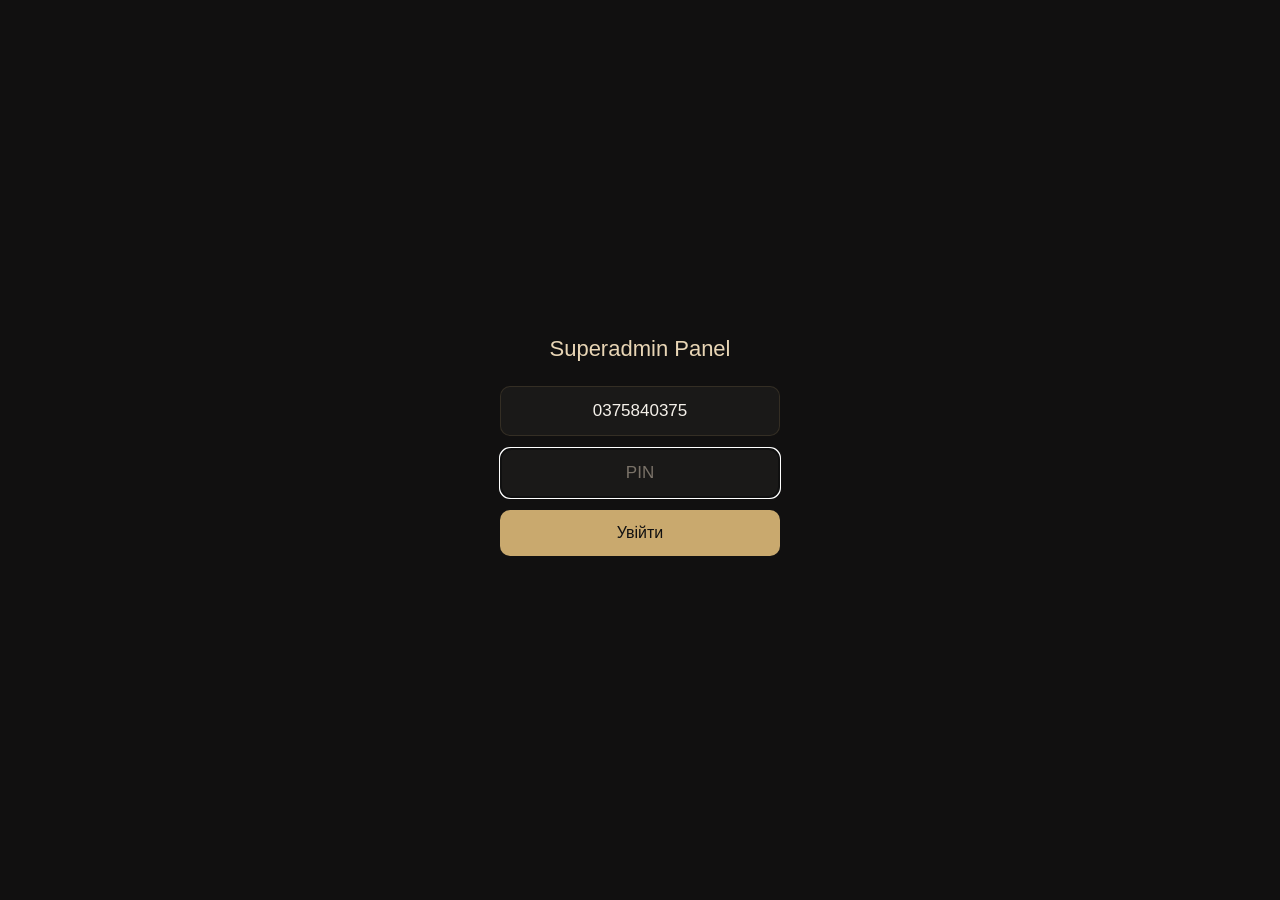
<file: public_html/admin/index.html>
<!DOCTYPE html>
<html lang="uk">
<head>
<meta charset="utf-8">
<meta name="viewport" content="width=device-width,initial-scale=1,maximum-scale=1,user-scalable=no">
<title>Dr. Gomon — Superadmin</title>
<style>
:root{--bg:#111010;--bg2:#1a1918;--bg3:#222120;--surface:#2a2826;--gold:#c9a96e;--gold-pale:#e8d5b5;--text:#f5f1ea;--text2:#b8b0a5;--text3:#7a7268;--border:rgba(201,169,110,.15);--border-gold:rgba(201,169,110,.25)}
*{box-sizing:border-box;margin:0;padding:0}
body{background:var(--bg);color:var(--text);font-family:-apple-system,BlinkMacSystemFont,'Segoe UI',Roboto,sans-serif;min-height:100vh;padding:0}
.container{max-width:480px;margin:0 auto;padding:16px}

/* Auth */
#auth{display:flex;flex-direction:column;align-items:center;justify-content:center;min-height:100vh;padding:24px}
#auth h1{font-size:22px;color:var(--gold-pale);margin-bottom:24px;font-weight:300}
#auth input{width:100%;max-width:280px;background:var(--bg2);border:1px solid var(--border);border-radius:10px;padding:14px 16px;color:var(--text);font-size:17px;margin-bottom:12px;text-align:center}
#auth input::placeholder{color:var(--text3)}
#auth button{width:100%;max-width:280px;background:var(--gold);color:#111;border:none;border-radius:10px;padding:14px;font-size:16px;font-weight:500;cursor:pointer}
#auth button:disabled{opacity:.5}
.auth-error{color:#e24b4a;font-size:14px;margin-top:8px;text-align:center}

/* Main */
#main{display:none}
.header{display:flex;align-items:center;justify-content:space-between;padding:16px 0 20px}
.header h1{font-size:20px;color:var(--gold-pale);font-weight:300}
.logout-btn{background:none;border:1px solid var(--border);border-radius:8px;padding:6px 14px;color:var(--text3);font-size:13px;cursor:pointer}

/* Specialist card */
.spec-card{background:var(--bg2);border:1px solid var(--border);border-radius:12px;padding:16px;margin-bottom:16px}
.spec-name{font-size:18px;color:var(--gold-pale);margin-bottom:4px}
.spec-role{font-size:13px;color:var(--text3);margin-bottom:12px}

/* Permission row */
.perm-row{display:flex;align-items:center;justify-content:space-between;padding:8px 0;border-top:1px solid var(--border)}
.perm-label{font-size:15px;color:var(--text2)}
.perm-toggle{display:flex;gap:0;border:1px solid var(--border);border-radius:6px;overflow:hidden}
.perm-btn{padding:5px 10px;font-size:12px;background:var(--bg3);color:var(--text3);border:none;cursor:pointer;min-width:44px;text-align:center}
.perm-btn.active-write{background:rgba(29,158,117,.25);color:#1D9E75}
.perm-btn.active-read{background:rgba(201,169,110,.2);color:var(--gold)}
.perm-btn.active-deny{background:rgba(226,75,74,.2);color:#E24B4A}

/* Save */
.save-bar{position:fixed;bottom:0;left:0;right:0;background:var(--bg2);border-top:1px solid var(--border-gold);padding:12px 16px;display:none;z-index:100}
.save-bar.show{display:flex;justify-content:center}
.save-btn{background:var(--gold);color:#111;border:none;border-radius:10px;padding:12px 40px;font-size:16px;font-weight:500;cursor:pointer;max-width:480px;width:100%}
.save-btn:disabled{opacity:.5}

/* Toast */
.toast{position:fixed;top:16px;left:50%;transform:translateX(-50%);background:var(--surface);border:1px solid var(--border-gold);border-radius:20px;padding:10px 20px;font-size:15px;color:var(--gold-pale);z-index:200;opacity:0;transition:opacity .3s;pointer-events:none}
.toast.show{opacity:1}
</style>
</head>
<body>

<div id="auth">
  <h1>Superadmin Panel</h1>
  <input id="auth-phone" type="tel" value="0375840375" placeholder="Телефон" readonly>
  <input id="auth-pin" type="password" inputmode="numeric" maxlength="4" placeholder="PIN" autofocus>
  <button id="auth-btn" onclick="login()">Увійти</button>
  <div class="auth-error" id="auth-error"></div>
</div>

<div id="main">
  <div class="container">
    <div class="header">
      <h1>Права доступу</h1>
      <button class="logout-btn" onclick="logout()">Вийти</button>
    </div>
    <div id="specialists"></div>
  </div>
</div>

<div class="save-bar" id="save-bar">
  <button class="save-btn" id="save-btn" onclick="savePermissions()">Зберегти зміни</button>
</div>

<div class="toast" id="toast"></div>

<script>
var token = sessionStorage.getItem('sa_token') || '';
var specData = [];
var dirty = false;

var FEAT_LABELS = {
  calendar: 'Календар',
  clients: 'Клієнти',
  prices: 'Процедури / Ціни',
  messenger: 'Месенджер',
  stats: 'Статистика (головна)',
  ai_assistant: 'AI-асистент'
};

function showToast(msg) {
  var t = document.getElementById('toast');
  t.textContent = msg;
  t.classList.add('show');
  setTimeout(function(){ t.classList.remove('show'); }, 2500);
}

async function login() {
  var phone = document.getElementById('auth-phone').value;
  var pin = document.getElementById('auth-pin').value;
  var err = document.getElementById('auth-error');
  err.textContent = '';
  if (!pin || pin.length < 4) { err.textContent = 'Введіть PIN'; return; }

  var btn = document.getElementById('auth-btn');
  btn.disabled = true;
  try {
    // Step 1: send-otp (PIN_AUTH — returns ok without SMS)
    await fetch('/api/auth/send-otp', {
      method: 'POST', headers: {'Content-Type': 'application/json'},
      body: JSON.stringify({phone: phone})
    });
    // Step 2: verify PIN
    var r = await fetch('/api/auth/verify', {
      method: 'POST', headers: {'Content-Type': 'application/json'},
      body: JSON.stringify({phone: phone, code: pin})
    });
    var data = await r.json();
    if (!data.token) { err.textContent = data.error || 'Невірний PIN'; btn.disabled = false; return; }
    token = data.token;
    sessionStorage.setItem('sa_token', token);
    // Step 3: verify superadmin access
    var r2 = await fetch('/api/superadmin/resources', {headers: {Authorization: 'Bearer ' + token}});
    if (!r2.ok) { err.textContent = 'Немає прав superadmin'; btn.disabled = false; token = ''; return; }
    document.getElementById('auth').style.display = 'none';
    document.getElementById('main').style.display = '';
    loadData();
  } catch(e) {
    err.textContent = 'Помилка зʼєднання';
  }
  btn.disabled = false;
}

function logout() {
  token = '';
  sessionStorage.removeItem('sa_token');
  document.getElementById('auth').style.display = '';
  document.getElementById('main').style.display = 'none';
  document.getElementById('auth-pin').value = '';
  dirty = false;
  document.getElementById('save-bar').classList.remove('show');
}

async function loadData() {
  try {
    var r = await fetch('/api/superadmin/resources', {headers: {Authorization: 'Bearer ' + token}});
    if (r.status === 403) { logout(); return; }
    var data = await r.json();
    specData = data.specialists || [];
    renderSpecs();
  } catch(e) { showToast('Помилка завантаження'); }
}

function renderSpecs() {
  var el = document.getElementById('specialists');
  var html = '';
  specData.forEach(function(s) {
    html += '<div class="spec-card">';
    html += '<div class="spec-name">' + esc(s.label) + '</div>';
    html += '<div class="spec-role">' + esc(s.role) + ' &middot; ' + esc(s.phone.replace(/^380/,'0')) + '</div>';

    if (s.role === 'full') {
      html += '<div style="padding:8px 0;color:var(--text3);font-size:13px">Повний доступ (лікар)</div>';
    } else {
      var feats = Object.keys(FEAT_LABELS);
      feats.forEach(function(feat) {
        var level = s.permissions[feat] || 'write';
        html += '<div class="perm-row">';
        html += '<span class="perm-label">' + FEAT_LABELS[feat] + '</span>';
        html += '<div class="perm-toggle">';
        ['write','read','deny'].forEach(function(lvl) {
          var labels = {write:'Повний', read:'Читати', deny:'Заборон.'};
          var active = level === lvl ? 'active-' + lvl : '';
          html += '<button class="perm-btn ' + active + '" onclick="setPerm(\'' + s.name + '\',\'' + feat + '\',\'' + lvl + '\')">' + labels[lvl] + '</button>';
        });
        html += '</div></div>';
      });
    }
    html += '</div>';
  });
  el.innerHTML = html;
}

function setPerm(specName, feature, level) {
  specData.forEach(function(s) {
    if (s.name === specName) s.permissions[feature] = level;
  });
  dirty = true;
  document.getElementById('save-bar').classList.add('show');
  renderSpecs();
}

async function savePermissions() {
  var btn = document.getElementById('save-btn');
  btn.disabled = true; btn.textContent = 'Збереження...';
  var perms = [];
  specData.forEach(function(s) {
    if (s.role === 'full') return; // skip full-access roles
    Object.keys(s.permissions).forEach(function(feat) {
      perms.push({specialist: s.name, feature: feat, level: s.permissions[feat]});
    });
  });
  try {
    var r = await fetch('/api/superadmin/permissions', {
      method: 'PUT',
      headers: {'Content-Type': 'application/json', Authorization: 'Bearer ' + token},
      body: JSON.stringify({permissions: perms})
    });
    if (r.ok) {
      showToast('Збережено');
      dirty = false;
      document.getElementById('save-bar').classList.remove('show');
    } else { showToast('Помилка збереження'); }
  } catch(e) { showToast('Помилка зʼєднання'); }
  btn.disabled = false; btn.textContent = 'Зберегти зміни';
}

function esc(s) { return (s||'').replace(/&/g,'&amp;').replace(/</g,'&lt;').replace(/>/g,'&gt;'); }

// Auto-login if token exists
if (token) {
  document.getElementById('auth').style.display = 'none';
  document.getElementById('main').style.display = '';
  loadData();
}
</script>
</body>
</html>
</file>
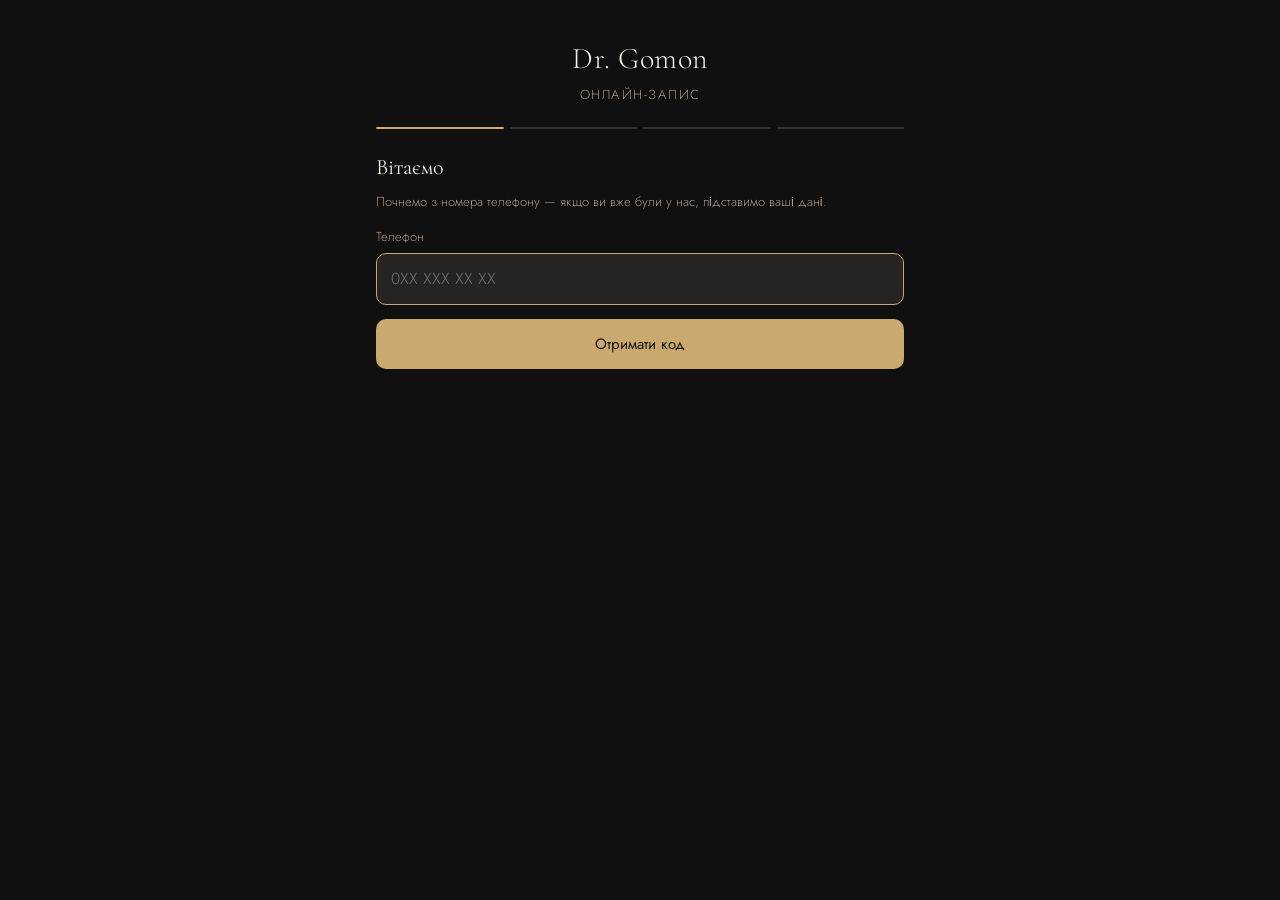
<file: public_html/booking/index.html>
<!DOCTYPE html>
<html lang="uk">
<head>
<meta charset="utf-8">
<meta name="viewport" content="width=device-width,initial-scale=1,viewport-fit=cover">
<title>Онлайн-запис — Dr. Gomon Cosmetology</title>
<meta name="description" content="Запис на процедуру до Dr. Gomon Cosmetology">
<meta name="robots" content="noindex">
<link rel="icon" type="image/png" sizes="32x32" href="/app/icons/favicon-32.png">
<link rel="icon" type="image/png" sizes="16x16" href="/app/icons/favicon-16.png">
<link rel="apple-touch-icon" href="/app/icons/icon-180.png">
<link rel="preconnect" href="https://fonts.googleapis.com">
<link rel="preconnect" href="https://fonts.gstatic.com" crossorigin>
<link href="https://fonts.googleapis.com/css2?family=Cormorant+Garamond:ital,wght@0,300;0,400;0,500;1,300&family=Jost:wght@300;400;500&display=swap" rel="stylesheet">
<style>
:root{
  --gold:#c9a96e;--gold-dim:#a07d48;--gold-pale:#e8d5b0;
  --bg:#111010;--bg2:#1a1918;--surface:#252422;--surface2:#2e2c2a;
  --border:#333130;--border-gold:rgba(201,169,110,.25);
  --text:#f5f1ea;--text2:#b8b0a5;--text3:#a89a8c;
  --serif:'Cormorant Garamond',Georgia,serif;--sans:'Jost',sans-serif;
  --err:#c96e6e;
}
*{box-sizing:border-box;-webkit-tap-highlight-color:transparent}
body{margin:0;background:var(--bg);color:var(--text);font-family:var(--sans);
  font-weight:300;line-height:1.5;min-height:100vh}
.wrap{max-width:560px;margin:0 auto;padding:24px 16px 56px}

header{text-align:center;padding:12px 0 22px}
header h1{font-family:var(--serif);font-weight:300;font-size:30px;margin:0 0 4px;letter-spacing:.5px}
header p{margin:0;color:var(--text3);font-size:13px;letter-spacing:1.5px;text-transform:uppercase}

.steps{display:flex;gap:6px;margin:0 0 22px}
.steps i{flex:1;height:2px;background:var(--border);border-radius:2px;transition:background .25s}
.steps i.on{background:var(--gold)}

h2{font-family:var(--serif);font-weight:400;font-size:22px;margin:0 0 14px}
.back{background:none;border:0;color:var(--text3);font-family:var(--sans);
  font-size:13px;padding:6px 0;cursor:pointer;margin-bottom:6px}
.back:hover{color:var(--gold)}

.card{width:100%;text-align:left;background:var(--surface);border:1px solid var(--border);
  border-radius:12px;padding:14px 16px;margin-bottom:10px;cursor:pointer;
  color:inherit;font:inherit;transition:border-color .2s,background .2s;display:block}
.card:hover,.card:focus-visible{border-color:var(--border-gold);background:var(--surface2);outline:none}
.card .nm{font-size:16px;margin-bottom:3px}
.card .meta{color:var(--gold);font-size:14px}
.card .dur{color:var(--text3);font-size:13px;margin-left:8px}
.card .drugs{color:var(--text3);font-size:12.5px;margin-top:7px;line-height:1.45}

/* теки процедур */
.cat{border:1px solid var(--border);border-radius:12px;margin-bottom:10px;overflow:hidden}
.cat>button{width:100%;display:flex;align-items:center;justify-content:space-between;
  gap:10px;background:var(--surface);border:0;padding:15px 16px;color:inherit;
  font:inherit;font-size:16px;cursor:pointer;text-align:left}
.cat>button:hover{background:var(--surface2)}
.cat .cnt{color:var(--text3);font-size:13px;margin-left:auto;margin-right:4px}
.cat .arw{color:var(--gold);font-size:12px;transition:transform .2s;flex:none}
.cat.open .arw{transform:rotate(90deg)}
.cat .inner{display:none;padding:10px 10px 2px;background:var(--bg2)}
.cat.open .inner{display:block}
.cat .card{background:var(--bg);margin-bottom:8px}

.day{margin-bottom:18px}
.day h3{font-size:14px;font-weight:400;color:var(--text2);margin:0 0 8px;text-transform:capitalize}
.slots{display:flex;flex-wrap:wrap;gap:7px}
.slot{background:var(--surface);border:1px solid var(--border);border-radius:9px;
  padding:9px 13px;font:inherit;font-size:14px;color:var(--text);cursor:pointer;
  transition:border-color .2s,background .2s}
.slot:hover,.slot:focus-visible{border-color:var(--gold);background:var(--surface2);outline:none}
.closed{color:var(--text3);font-size:13px;font-style:italic}

input{width:100%;background:var(--surface);border:1px solid var(--border);
  border-radius:10px;padding:13px 14px;color:var(--text);font:inherit;font-size:16px;
  margin-bottom:10px}
input:focus{outline:none;border-color:var(--gold)}
label{display:block;font-size:13px;color:var(--text3);margin:0 0 6px}
.btn{width:100%;background:var(--gold);border:0;border-radius:10px;padding:14px;
  font:inherit;font-size:15px;font-weight:400;color:#1a1612;cursor:pointer;margin-top:4px}
.btn:disabled{opacity:.5;cursor:default}
.btn.ghost{background:none;border:1px solid var(--border);color:var(--text2)}

.hello{background:var(--bg2);border:1px solid var(--border-gold);border-radius:12px;
  padding:12px 16px;margin-bottom:18px;font-size:14px}
.hello b{font-weight:400;color:var(--gold)}

.summary{background:var(--bg2);border:1px solid var(--border);border-radius:12px;
  padding:14px 16px;margin-bottom:18px;font-size:14px;line-height:1.75}
.summary b{font-weight:400;color:var(--gold)}
.err{color:var(--err);font-size:13.5px;margin:10px 0 0}
.muted{color:var(--text3);font-size:13px}
.spin{text-align:center;color:var(--text3);padding:30px 0;font-size:14px}
.ok{text-align:center;padding:26px 0}
.ok .tick{font-size:42px;color:var(--gold);line-height:1}
.ok h2{margin:14px 0 8px}
</style>
</head>
<body>
<div class="wrap">
  <header>
    <h1>Dr. Gomon</h1>
    <p>Онлайн-запис</p>
  </header>
  <div class="steps"><i id="s1"></i><i id="s2"></i><i id="s3"></i><i id="s4"></i></div>
  <main id="view"></main>
</div>

<script>
'use strict';
var API = '/api';
var state = {token:null, phone:'', first:'', last:'', known:false,
             services:[], service:null, specialist:null, date:null, time:null};

var view = document.getElementById('view');
function esc(s){var d=document.createElement('div');d.textContent=s==null?'':String(s);return d.innerHTML;}
function step(n){for(var i=1;i<=4;i++){document.getElementById('s'+i).className=(i<=n?'on':'');}}
function show(html){view.innerHTML=html;window.scrollTo(0,0);}
function spin(t){show('<div class="spin">'+esc(t||'Завантаження…')+'</div>');}
function err(msg){var e=document.getElementById('e');if(e){e.textContent=msg;e.hidden=false;}}
function busy(id,on,label){var b=document.getElementById(id);if(!b)return;
  b.disabled=on;if(label)b.textContent=label;}

function api(path, opts){
  opts = opts || {};
  var ctl = new AbortController();
  var timer = setTimeout(function(){ctl.abort();}, 30000);
  opts.signal = ctl.signal;
  opts.headers = opts.headers || {};
  if (opts.body) opts.headers['Content-Type'] = 'application/json';
  if (state.token) opts.headers['Authorization'] = 'Bearer ' + state.token;
  return fetch(API + path, opts).then(function(r){
    clearTimeout(timer);
    return r.json().catch(function(){return {};}).then(function(j){
      return {ok: r.ok, status: r.status, data: j};
    });
  });
}

/* ── 1. Телефон ────────────────────────────────────────────────────────── */
function normPhone(raw){
  var d = (raw || '').replace(/\D/g, '');
  if (d.length === 10 && d.charAt(0) === '0') return '38' + d;
  if (d.length === 9) return '380' + d;
  if (d.length === 12 && d.slice(0, 3) === '380') return d;
  return null;
}

function renderPhone(){
  step(1);
  show('<h2>Вітаємо</h2>' +
       '<p class="muted" style="margin:-6px 0 16px">Почнемо з номера телефону — ' +
       'якщо ви вже були у нас, підставимо ваші дані.</p>' +
       '<label for="ph">Телефон</label>' +
       '<input id="ph" type="tel" inputmode="tel" placeholder="0XX XXX XX XX" ' +
         'autocomplete="tel" value="' + esc(state.phone.replace(/^38/, '')) + '">' +
       '<button class="btn" id="go">Отримати код</button>' +
       '<p class="err" id="e" hidden></p>');
  document.getElementById('go').onclick = sendOtp;
  document.getElementById('ph').focus();
}

function sendOtp(){
  var phone = normPhone(document.getElementById('ph').value);
  if (!phone) return err('Перевірте номер телефону');
  state.phone = phone;
  busy('go', true, 'Надсилаємо…');
  api('/auth/send-otp', {method:'POST',
                         body: JSON.stringify({phone: phone, purpose: 'booking'})})
    .then(function(r){
      busy('go', false, 'Отримати код');
      if (r.status === 429) return err('Забагато спроб. Спробуйте за годину.');
      if (!r.ok) return err('Не вдалося надіслати код. Спробуйте пізніше.');
      renderCode();
    }).catch(function(){
      busy('go', false, 'Отримати код');
      err('Немає звʼязку. Спробуйте ще раз.');
    });
}

function renderCode(){
  step(1);
  show('<button class="back" id="bk">← Змінити номер</button>' +
       '<h2>Код підтвердження</h2>' +
       '<p class="muted" style="margin:-6px 0 16px">Надіслали код на ' +
         esc('0' + state.phone.slice(3)) + '</p>' +
       '<label for="cd">Код із повідомлення</label>' +
       '<input id="cd" inputmode="numeric" autocomplete="one-time-code" maxlength="6">' +
       '<button class="btn" id="go">Підтвердити</button>' +
       '<p class="err" id="e" hidden></p>');
  document.getElementById('bk').onclick = renderPhone;
  document.getElementById('go').onclick = verifyOtp;
  document.getElementById('cd').focus();
}

function verifyOtp(){
  var code = document.getElementById('cd').value.replace(/\D/g, '');
  if (code.length < 4) return err('Введіть код із повідомлення');
  busy('go', true, 'Перевіряємо…');
  api('/auth/verify', {method:'POST', body: JSON.stringify({phone: state.phone, code: code})})
    .then(function(r){
      if (!r.ok || !r.data.token) {
        busy('go', false, 'Підтвердити');
        return err(r.status === 429 ? 'Забагато спроб. Спробуйте пізніше.' : 'Невірний код');
      }
      state.token = r.data.token;
      return loadMe();
    }).catch(function(){
      busy('go', false, 'Підтвердити');
      err('Немає звʼязку. Спробуйте ще раз.');
    });
}

/* ── 2. Хто ви ─────────────────────────────────────────────────────────── */
function loadMe(){
  spin('Шукаємо вас у базі…');
  return api('/me').then(function(r){
    var d = r.ok ? (r.data || {}) : {};
    var first = (d.name && d.name !== 'Клієнт') ? d.name : '';
    var last = d.last_name || '';
    if (first && last) {
      state.first = first; state.last = last; state.known = true;
      loadServices();
    } else {
      state.first = first; state.last = last; state.known = false;
      renderName();
    }
  }).catch(function(){ renderName(); });
}

function renderName(){
  step(1);
  show('<h2>Як до вас звертатись?</h2>' +
       '<p class="muted" style="margin:-6px 0 16px">Ці дані підуть у вашу картку.</p>' +
       '<label for="nm">Імʼя</label><input id="nm" autocomplete="given-name" value="' + esc(state.first) + '">' +
       '<label for="ln">Прізвище</label><input id="ln" autocomplete="family-name" value="' + esc(state.last) + '">' +
       '<button class="btn" id="go">Далі</button>' +
       '<p class="err" id="e" hidden></p>');
  document.getElementById('go').onclick = function(){
    var f = document.getElementById('nm').value.trim();
    var l = document.getElementById('ln').value.trim();
    if (f.length < 2) return err('Вкажіть, будь ласка, імʼя');
    if (l.length < 2) return err('Вкажіть, будь ласка, прізвище');
    state.first = f; state.last = l;
    loadServices();
  };
}

function hello(){
  return '<div class="hello"><span>Вітаємо, <b>' + esc(state.first) + '</b></span></div>';
}

/* ── 3. Послуги ────────────────────────────────────────────────────────── */
function money(s){
  if (!s.price_from) return '';
  if (s.price_to && s.price_to !== s.price_from) return 'від ' + s.price_from + ' грн';
  return s.price_from + ' грн';
}

function loadServices(){
  step(2);
  if (state.services.length) return renderServices();
  spin();
  api('/booking/services').then(function(r){
    if (!r.ok) return show('<p class="err">Не вдалося завантажити перелік послуг. Оновіть сторінку.</p>');
    state.services = r.data;
    renderServices();
  }).catch(function(){
    show('<p class="err">Немає зв’язку. Перевірте інтернет і оновіть сторінку.</p>');
  });
}

function serviceCard(s, i){
  var drugs = '';
  if (s.drugs && s.drugs.length > 1) {
    drugs = '<div class="drugs">' + s.drugs.map(function(d){
      return esc(d.name) + ' — ' + d.price + ' грн';
    }).join(' · ') + '</div>';
  }
  return '<button class="card" data-i="' + i + '">' +
           '<div class="nm">' + esc(s.name) + '</div>' +
           '<div><span class="meta">' + esc(money(s)) + '</span>' +
           '<span class="dur">' + s.duration_min + ' хв</span></div>' + drugs +
         '</button>';
}

function renderServices(){
  step(2);
  // Порядок тек — той, у якому їх віддав сервер (ordinal з WLaunch)
  var order = [], byCat = {};
  state.services.forEach(function(s, i){
    var c = s.category || '';
    if (!(c in byCat)) { byCat[c] = []; order.push(c); }
    byCat[c].push(i);
  });

  var h = hello() + '<h2>Оберіть процедуру</h2>';
  order.forEach(function(cat){
    var idx = byCat[cat];
    if (!cat) {                          // послуги з кореня — без теки
      h += idx.map(function(i){ return serviceCard(state.services[i], i); }).join('');
      return;
    }
    h += '<div class="cat" data-cat="' + esc(cat) + '">' +
           '<button type="button"><span>' + esc(cat) + '</span>' +
           '<span class="cnt">' + idx.length + '</span>' +
           '<span class="arw">&#9654;</span></button>' +
           '<div class="inner">' +
             idx.map(function(i){ return serviceCard(state.services[i], i); }).join('') +
           '</div></div>';
  });
  show(h);

  [].forEach.call(view.querySelectorAll('.cat>button'), function(b){
    b.onclick = function(){
      var box = b.parentNode, wasOpen = box.classList.contains('open');
      [].forEach.call(view.querySelectorAll('.cat'), function(c){ c.classList.remove('open'); });
      if (!wasOpen) {                    // відкрита завжди одна — список лишається коротким
        box.classList.add('open');
        box.scrollIntoView({block:'nearest', behavior:'smooth'});
      }
    };
  });
  [].forEach.call(view.querySelectorAll('.card'), function(b){
    b.onclick = function(){ pickService(state.services[+b.dataset.i]); };
  });
}

function pickService(s){
  state.service = s; state.specialist = null;
  if (s.specialist_choice) renderSpecialists();
  else { state.specialist = s.specialists[0]; loadSlots(); }
}

/* ── 4. Спеціаліст (лише там, де є вибір) ──────────────────────────────── */
var SPEC_NAME = {victoria:'Вікторія', anastasia:'Анастасія'};

function renderSpecialists(){
  step(3);
  var h = '<button class="back" id="bk">← Процедури</button><h2>Оберіть спеціаліста</h2>';
  state.service.specialists.forEach(function(sp){
    h += '<button class="card" data-sp="' + esc(sp) + '"><div class="nm">' +
         esc(SPEC_NAME[sp] || sp) + '</div></button>';
  });
  show(h);
  document.getElementById('bk').onclick = renderServices;
  [].forEach.call(view.querySelectorAll('[data-sp]'), function(b){
    b.onclick = function(){ state.specialist = b.dataset.sp; loadSlots(); };
  });
}

/* ── 5. Дата і час ─────────────────────────────────────────────────────── */
function isoPlus(days){
  var d = new Date(); d.setDate(d.getDate() + days);
  return d.getFullYear() + '-' + ('0'+(d.getMonth()+1)).slice(-2) + '-' + ('0'+d.getDate()).slice(-2);
}
var WD = ['неділя','понеділок','вівторок','середа','четвер','пʼятниця','субота'];
var MN = ['січня','лютого','березня','квітня','травня','червня','липня','серпня',
          'вересня','жовтня','листопада','грудня'];
function human(iso){
  var p = iso.split('-'), d = new Date(+p[0], +p[1]-1, +p[2]);
  return +p[2] + ' ' + MN[+p[1]-1] + ', ' + WD[d.getDay()];
}

function loadSlots(){
  step(3); spin('Шукаємо вільний час…');
  var q = '?service=' + encodeURIComponent(state.service.name) +
          '&specialist=' + encodeURIComponent(state.specialist) +
          '&from=' + isoPlus(0) + '&to=' + isoPlus(14);   // горизонт запису — два тижні
  api('/booking/slots' + q).then(function(r){
    if (!r.ok) return show('<p class="err">Не вдалося завантажити розклад. Спробуйте пізніше.</p>');
    renderSlots(r.data);
  }).catch(function(){
    show('<p class="err">Немає зв’язку. Спробуйте пізніше.</p>');
  });
}

function renderSlots(days){
  step(3);
  var h = '<button class="back" id="bk">← Назад</button><h2>' + esc(state.service.name) + '</h2>';
  var any = false;
  days.forEach(function(d){
    var times = (d.specialists || {})[state.specialist] || [];
    if (!times.length) return;
    any = true;
    h += '<div class="day"><h3>' + esc(human(d.date)) + '</h3><div class="slots">' +
         times.map(function(t){
           return '<button class="slot" data-d="' + d.date + '" data-t="' + t + '">' + t + '</button>';
         }).join('') + '</div></div>';
  });
  if (!any) {
    h += '<p class="closed">На найближчі дні вільного часу немає.</p>' +
         '<p class="muted">Розклад відкривається поступово — зазирніть за кілька днів ' +
         'або напишіть нам у Telegram чи Instagram, і ми підберемо час.</p>';
  }
  show(h);
  document.getElementById('bk').onclick = function(){
    if (state.service.specialist_choice) renderSpecialists(); else renderServices();
  };
  [].forEach.call(view.querySelectorAll('.slot'), function(b){
    b.onclick = function(){ state.date = b.dataset.d; state.time = b.dataset.t; renderConfirm(); };
  });
}

/* ── 6. Підтвердження ──────────────────────────────────────────────────── */
function summary(){
  return '<div class="summary">' +
    '<div><b>' + esc(state.service.name) + '</b></div>' +
    '<div>' + esc(human(state.date)) + ' о ' + esc(state.time) + '</div>' +
    '<div>' + esc(SPEC_NAME[state.specialist] || state.specialist) +
      ' · ' + state.service.duration_min + ' хв' +
      (money(state.service) ? ' · ' + esc(money(state.service)) : '') + '</div>' +
    '<div class="muted">' + esc(state.first + ' ' + state.last) +
      ' · ' + esc('0' + state.phone.slice(3)) + '</div>' +
    '</div>';
}

function renderConfirm(){
  step(4);
  show('<button class="back" id="bk">← Інший час</button>' +
       '<h2>Перевірте запис</h2>' + summary() +
       '<button class="btn" id="go">Підтвердити запис</button>' +
       '<p class="err" id="e" hidden></p>');
  document.getElementById('bk').onclick = loadSlots;
  document.getElementById('go').onclick = submit;
}

function submit(){
  busy('go', true, 'Записуємо…');
  api('/booking/create', {method:'POST', body: JSON.stringify({
    first_name: state.first, last_name: state.last,
    service: state.service.name, specialist: state.specialist,
    date: state.date, time: state.time, source: 'web'
  })}).then(function(b){
    if (b.ok) return renderDone();
    busy('go', false, 'Підтвердити запис');
    var code = (b.data || {}).error;
    if (code === 'slot_taken' || code === 'conflict') {
      err('Цей час щойно зайняли. Показуємо вільні…');
      setTimeout(loadSlots, 1400);
    } else if (code === 'surname_required' || code === 'name_required') {
      err('Потрібні імʼя та прізвище');
      setTimeout(renderName, 1200);
    } else {
      err((b.data || {}).detail || 'Не вдалося створити запис. Спробуйте інший час.');
    }
  }).catch(function(){
    busy('go', false, 'Підтвердити запис');
    err('Немає звʼязку. Спробуйте ще раз.');
  });
}

function renderDone(){
  step(4);
  show('<div class="ok"><div class="tick">✓</div><h2>Записано</h2>' + summary() +
       '<p class="muted">Нагадаємо напередодні. Якщо плани зміняться — ' +
       'скасувати запис можна в нашому застосунку.</p>' +
       '<a class="btn ghost" style="display:block;text-align:center;text-decoration:none;' +
       'margin-top:14px" href="/app/">Відкрити застосунок</a></div>');
}

renderPhone();
</script>
</body>
</html>
</file>
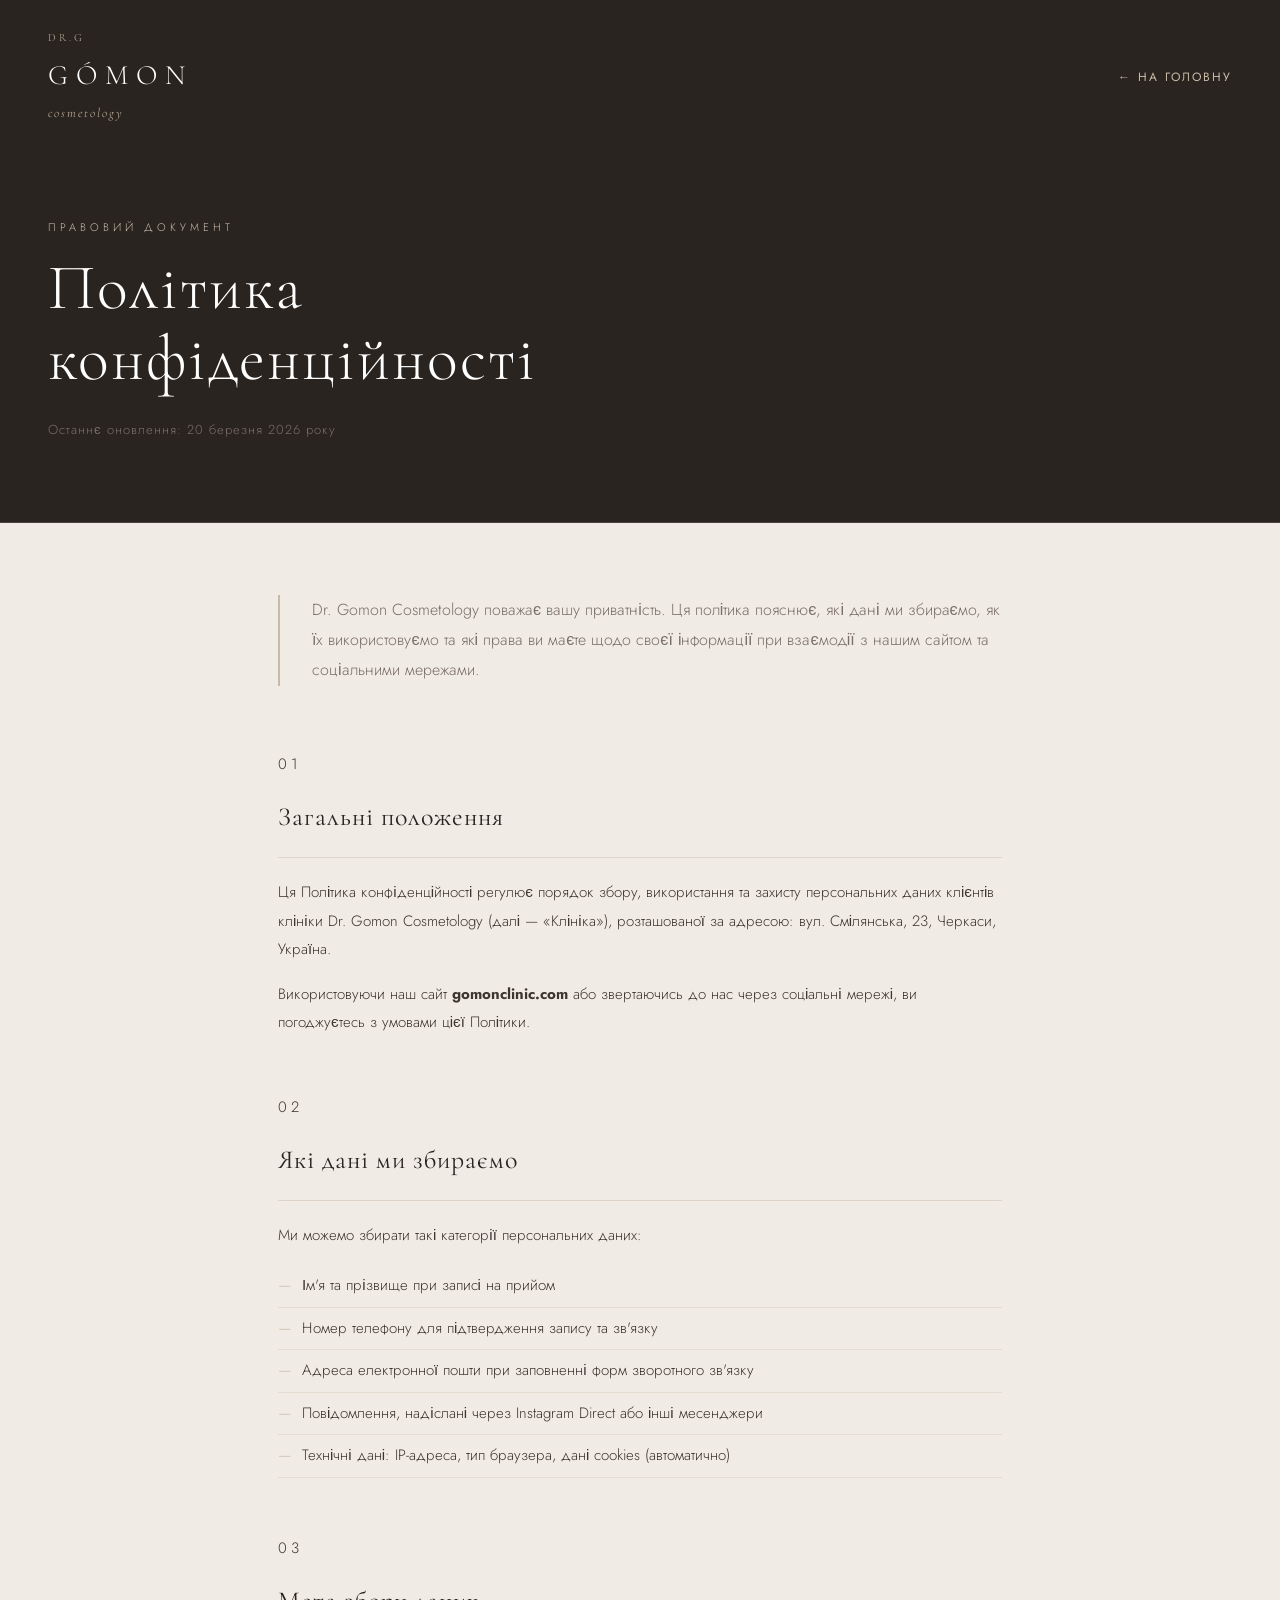
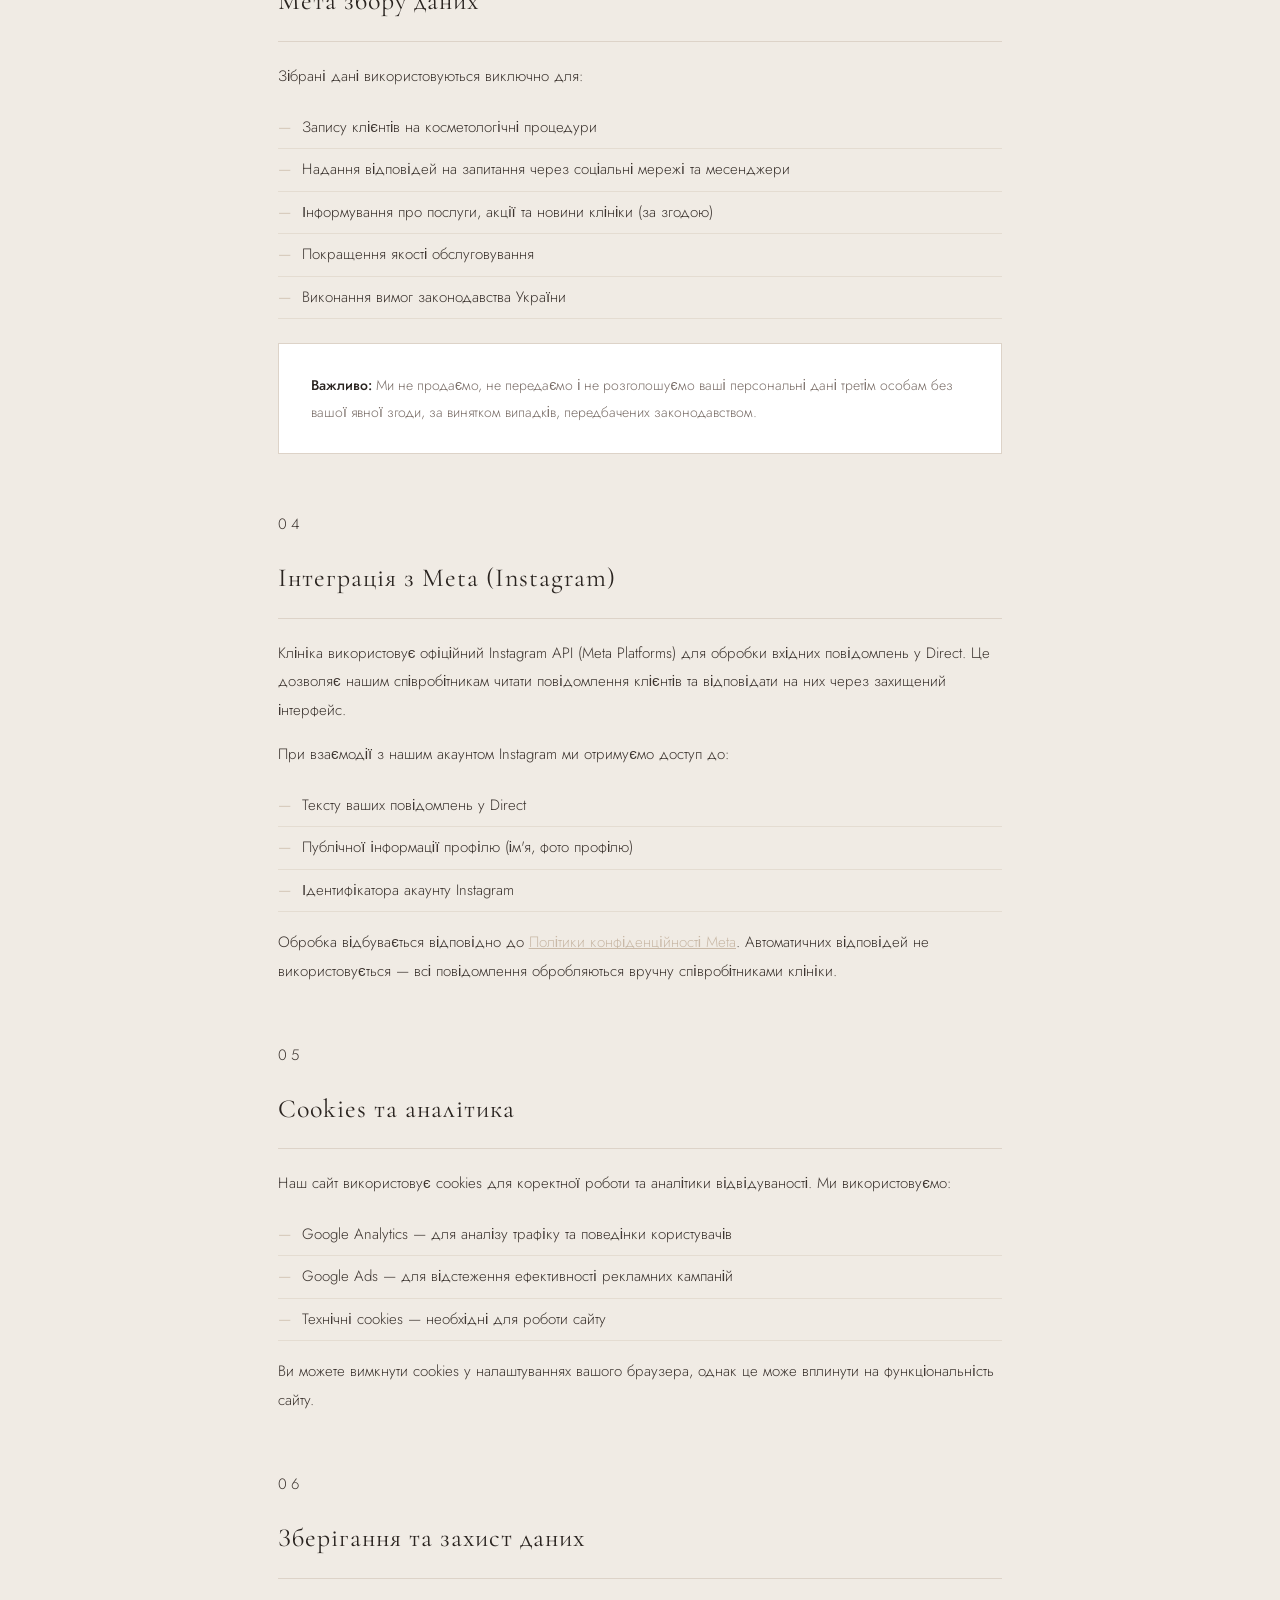
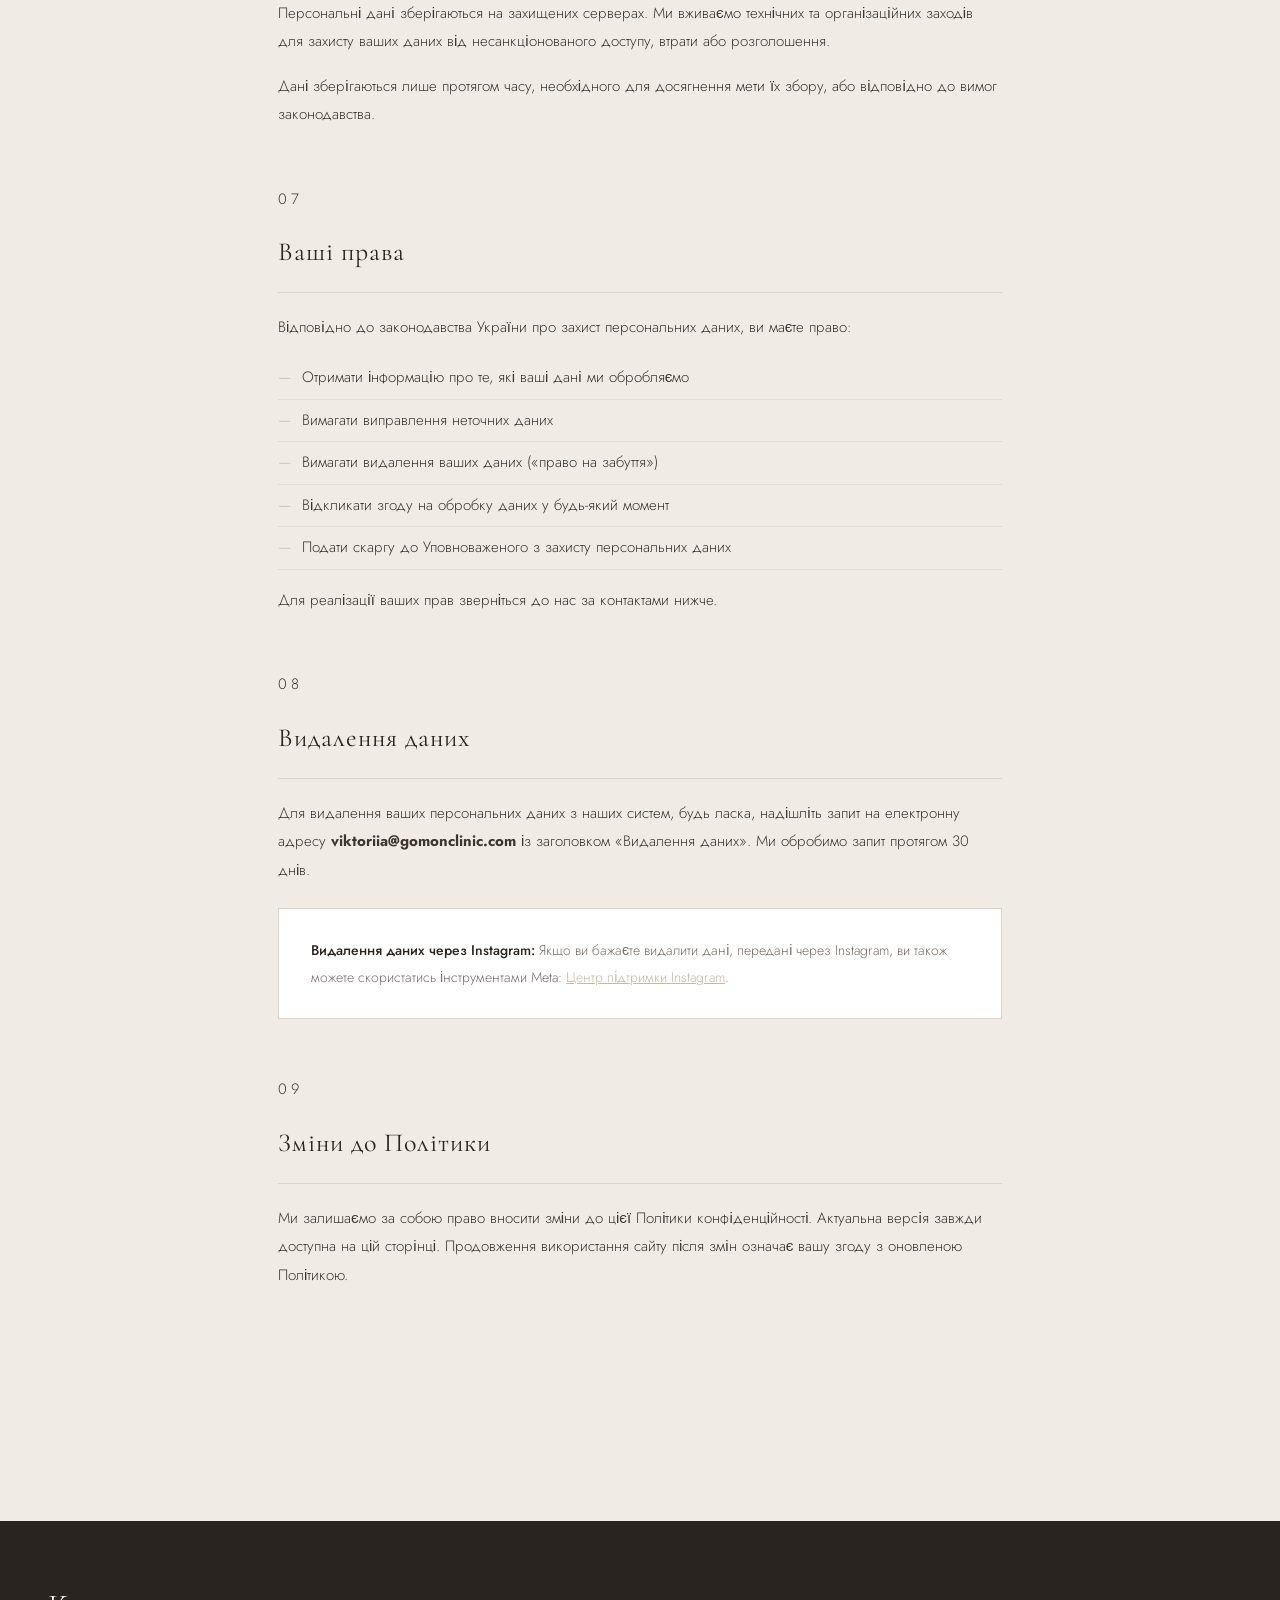
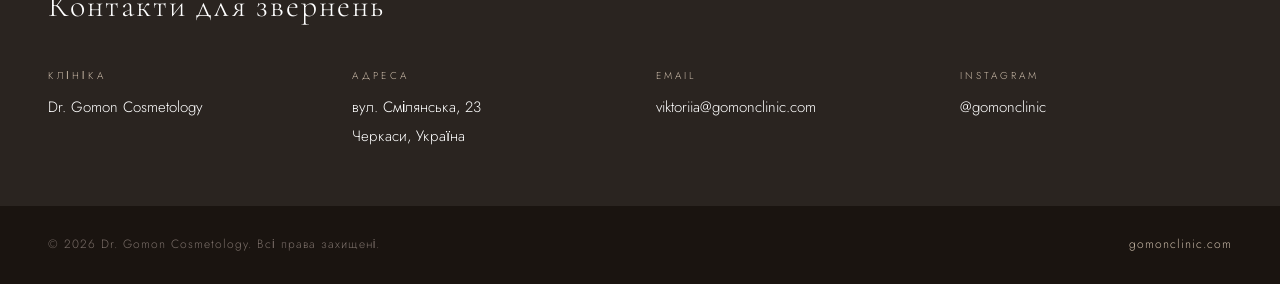
<file: public_html/privacy-policy/index.html>
<!DOCTYPE html>
<html lang="uk">
<head>
  <meta charset="UTF-8">
  <meta name="viewport" content="width=device-width, initial-scale=1.0">
  <title>Політика конфіденційності — Dr. Gomon Cosmetology</title>
  <link href="https://fonts.googleapis.com/css2?family=Cormorant+Garamond:ital,wght@0,300;0,400;0,500;1,300;1,400&family=Jost:wght@300;400;500&display=swap" rel="stylesheet">
  <style>
    :root {
      --beige: #c9b9a7;
      --beige-light: #f0ebe4;
      --beige-mid: #ddd3c8;
      --dark: #2a2420;
      --text: #3d3530;
      --text-muted: #7a6e68;
    }

    *, *::before, *::after { box-sizing: border-box; margin: 0; padding: 0; }

    body {
      font-family: 'Jost', sans-serif;
      background: var(--beige-light);
      color: var(--text);
      font-weight: 300;
      line-height: 1.8;
    }

    /* HEADER */
    header {
      background: var(--dark);
      padding: 28px 48px;
      display: flex;
      align-items: center;
      justify-content: space-between;
    }

    .logo-link {
      text-decoration: none;
      display: flex;
      flex-direction: column;
      align-items: flex-start;
      gap: 2px;
    }

    .logo-small {
      font-family: 'Cormorant Garamond', serif;
      font-size: 11px;
      letter-spacing: 3px;
      color: var(--beige);
      text-transform: uppercase;
    }

    .logo-main {
      font-family: 'Cormorant Garamond', serif;
      font-size: 28px;
      font-weight: 300;
      letter-spacing: 8px;
      color: #fff;
      text-transform: uppercase;
    }

    .logo-sub {
      font-family: 'Cormorant Garamond', serif;
      font-style: italic;
      font-size: 13px;
      color: var(--beige);
      letter-spacing: 2px;
    }

    nav a {
      font-family: 'Jost', sans-serif;
      font-size: 12px;
      font-weight: 400;
      letter-spacing: 2px;
      text-transform: uppercase;
      color: var(--beige);
      text-decoration: none;
      transition: color 0.3s;
    }

    nav a:hover { color: #fff; }

    /* HERO */
    .hero {
      background: var(--dark);
      padding: 64px 48px 80px;
      border-bottom: 1px solid rgba(201,185,167,0.2);
    }

    .hero-label {
      font-size: 11px;
      letter-spacing: 4px;
      text-transform: uppercase;
      color: var(--beige);
      margin-bottom: 16px;
    }

    .hero h1 {
      font-family: 'Cormorant Garamond', serif;
      font-size: clamp(36px, 5vw, 64px);
      font-weight: 300;
      color: #fff;
      letter-spacing: 2px;
      line-height: 1.1;
      margin-bottom: 24px;
    }

    .hero-date {
      font-size: 13px;
      color: var(--text-muted);
      letter-spacing: 1px;
    }

    /* CONTENT */
    .content-wrap {
      max-width: 820px;
      margin: 0 auto;
      padding: 72px 48px 96px;
    }

    .intro-block {
      border-left: 2px solid var(--beige);
      padding-left: 32px;
      margin-bottom: 64px;
    }

    .intro-block p {
      font-size: 16px;
      color: var(--text-muted);
      line-height: 1.9;
    }

    .section {
      margin-bottom: 56px;
      animation: fadeUp 0.6s ease both;
    }

    @keyframes fadeUp {
      from { opacity: 0; transform: translateY(20px); }
      to { opacity: 1; transform: translateY(0); }
    }

    .section-number {
      font-size: 11px;
      letter-spacing: 4px;
      text-transform: uppercase;
      color: var(--beige);
      margin-bottom: 8px;
    }

    .section h2 {
      font-family: 'Cormorant Garamond', serif;
      font-size: 26px;
      font-weight: 400;
      color: var(--dark);
      letter-spacing: 1px;
      margin-bottom: 20px;
      padding-bottom: 16px;
      border-bottom: 1px solid var(--beige-mid);
    }

    .section p {
      font-size: 15px;
      color: var(--text);
      margin-bottom: 16px;
      line-height: 1.9;
    }

    .section ul {
      list-style: none;
      padding: 0;
      margin: 16px 0;
    }

    .section ul li {
      font-size: 15px;
      color: var(--text);
      padding: 8px 0 8px 24px;
      position: relative;
      border-bottom: 1px solid rgba(201,185,167,0.3);
      line-height: 1.7;
    }

    .section ul li::before {
      content: '—';
      position: absolute;
      left: 0;
      color: var(--beige);
    }

    .highlight-box {
      background: #fff;
      border: 1px solid var(--beige-mid);
      padding: 28px 32px;
      margin: 24px 0;
    }

    .highlight-box p {
      margin: 0;
      font-size: 14px;
      color: var(--text-muted);
    }

    .highlight-box strong {
      color: var(--dark);
      font-weight: 500;
    }

    /* CONTACT */
    .contact-section {
      background: var(--dark);
      padding: 56px 48px;
      margin-top: 80px;
    }

    .contact-section h2 {
      font-family: 'Cormorant Garamond', serif;
      font-size: 32px;
      font-weight: 300;
      color: #fff;
      letter-spacing: 2px;
      margin-bottom: 32px;
    }

    .contact-grid {
      display: grid;
      grid-template-columns: repeat(auto-fit, minmax(220px, 1fr));
      gap: 32px;
    }

    .contact-item label {
      font-size: 10px;
      letter-spacing: 3px;
      text-transform: uppercase;
      color: var(--beige);
      display: block;
      margin-bottom: 8px;
    }

    .contact-item a,
    .contact-item span {
      font-size: 15px;
      color: #fff;
      text-decoration: none;
    }

    .contact-item a:hover { color: var(--beige); }

    /* FOOTER */
    footer {
      background: #1a1410;
      padding: 28px 48px;
      display: flex;
      justify-content: space-between;
      align-items: center;
      flex-wrap: wrap;
      gap: 16px;
    }

    footer p {
      font-size: 12px;
      color: var(--text-muted);
      letter-spacing: 1px;
    }

    footer a {
      font-size: 12px;
      color: var(--beige);
      text-decoration: none;
      letter-spacing: 1px;
    }

    @media (max-width: 640px) {
      header { padding: 20px 24px; }
      .hero { padding: 48px 24px 56px; }
      .content-wrap { padding: 48px 24px 64px; }
      .contact-section { padding: 48px 24px; }
      footer { padding: 20px 24px; flex-direction: column; align-items: flex-start; }
    }
  </style>
</head>
<body>

<header>
  <a href="/" class="logo-link">
    <span class="logo-small">dr.G</span>
    <span class="logo-main">Gómon</span>
    <span class="logo-sub">cosmetology</span>
  </a>
  <nav>
    <a href="/">← На головну</a>
  </nav>
</header>

<div class="hero">
  <p class="hero-label">Правовий документ</p>
  <h1>Політика<br>конфіденційності</h1>
  <p class="hero-date">Останнє оновлення: 20 березня 2026 року</p>
</div>

<div class="content-wrap">

  <div class="intro-block">
    <p>Dr. Gomon Cosmetology поважає вашу приватність. Ця політика пояснює, які дані ми збираємо, як їх використовуємо та які права ви маєте щодо своєї інформації при взаємодії з нашим сайтом та соціальними мережами.</p>
  </div>

  <div class="section">
    <p class="section-number">01</p>
    <h2>Загальні положення</h2>
    <p>Ця Політика конфіденційності регулює порядок збору, використання та захисту персональних даних клієнтів клініки Dr. Gomon Cosmetology (далі — «Клініка»), розташованої за адресою: вул. Смілянська, 23, Черкаси, Україна.</p>
    <p>Використовуючи наш сайт <strong>gomonclinic.com</strong> або звертаючись до нас через соціальні мережі, ви погоджуєтесь з умовами цієї Політики.</p>
  </div>

  <div class="section">
    <p class="section-number">02</p>
    <h2>Які дані ми збираємо</h2>
    <p>Ми можемо збирати такі категорії персональних даних:</p>
    <ul>
      <li>Ім'я та прізвище при записі на прийом</li>
      <li>Номер телефону для підтвердження запису та зв'язку</li>
      <li>Адреса електронної пошти при заповненні форм зворотного зв'язку</li>
      <li>Повідомлення, надіслані через Instagram Direct або інші месенджери</li>
      <li>Технічні дані: IP-адреса, тип браузера, дані cookies (автоматично)</li>
    </ul>
  </div>

  <div class="section">
    <p class="section-number">03</p>
    <h2>Мета збору даних</h2>
    <p>Зібрані дані використовуються виключно для:</p>
    <ul>
      <li>Запису клієнтів на косметологічні процедури</li>
      <li>Надання відповідей на запитання через соціальні мережі та месенджери</li>
      <li>Інформування про послуги, акції та новини клініки (за згодою)</li>
      <li>Покращення якості обслуговування</li>
      <li>Виконання вимог законодавства України</li>
    </ul>
    <div class="highlight-box">
      <p><strong>Важливо:</strong> Ми не продаємо, не передаємо і не розголошуємо ваші персональні дані третім особам без вашої явної згоди, за винятком випадків, передбачених законодавством.</p>
    </div>
  </div>

  <div class="section">
    <p class="section-number">04</p>
    <h2>Інтеграція з Meta (Instagram)</h2>
    <p>Клініка використовує офіційний Instagram API (Meta Platforms) для обробки вхідних повідомлень у Direct. Це дозволяє нашим співробітникам читати повідомлення клієнтів та відповідати на них через захищений інтерфейс.</p>
    <p>При взаємодії з нашим акаунтом Instagram ми отримуємо доступ до:</p>
    <ul>
      <li>Тексту ваших повідомлень у Direct</li>
      <li>Публічної інформації профілю (ім'я, фото профілю)</li>
      <li>Ідентифікатора акаунту Instagram</li>
    </ul>
    <p>Обробка відбувається відповідно до <a href="https://www.facebook.com/privacy/policy/" target="_blank" style="color: var(--beige);">Політики конфіденційності Meta</a>. Автоматичних відповідей не використовується — всі повідомлення обробляються вручну співробітниками клініки.</p>
  </div>

  <div class="section">
    <p class="section-number">05</p>
    <h2>Cookies та аналітика</h2>
    <p>Наш сайт використовує cookies для коректної роботи та аналітики відвідуваності. Ми використовуємо:</p>
    <ul>
      <li>Google Analytics — для аналізу трафіку та поведінки користувачів</li>
      <li>Google Ads — для відстеження ефективності рекламних кампаній</li>
      <li>Технічні cookies — необхідні для роботи сайту</li>
    </ul>
    <p>Ви можете вимкнути cookies у налаштуваннях вашого браузера, однак це може вплинути на функціональність сайту.</p>
  </div>

  <div class="section">
    <p class="section-number">06</p>
    <h2>Зберігання та захист даних</h2>
    <p>Персональні дані зберігаються на захищених серверах. Ми вживаємо технічних та організаційних заходів для захисту ваших даних від несанкціонованого доступу, втрати або розголошення.</p>
    <p>Дані зберігаються лише протягом часу, необхідного для досягнення мети їх збору, або відповідно до вимог законодавства.</p>
  </div>

  <div class="section">
    <p class="section-number">07</p>
    <h2>Ваші права</h2>
    <p>Відповідно до законодавства України про захист персональних даних, ви маєте право:</p>
    <ul>
      <li>Отримати інформацію про те, які ваші дані ми обробляємо</li>
      <li>Вимагати виправлення неточних даних</li>
      <li>Вимагати видалення ваших даних («право на забуття»)</li>
      <li>Відкликати згоду на обробку даних у будь-який момент</li>
      <li>Подати скаргу до Уповноваженого з захисту персональних даних</li>
    </ul>
    <p>Для реалізації ваших прав зверніться до нас за контактами нижче.</p>
  </div>

  <div class="section">
    <p class="section-number">08</p>
    <h2>Видалення даних</h2>
    <p>Для видалення ваших персональних даних з наших систем, будь ласка, надішліть запит на електронну адресу <strong>viktoriia@gomonclinic.com</strong> із заголовком «Видалення даних». Ми обробимо запит протягом 30 днів.</p>
    <div class="highlight-box">
      <p><strong>Видалення даних через Instagram:</strong> Якщо ви бажаєте видалити дані, передані через Instagram, ви також можете скористатись інструментами Meta: <a href="https://www.facebook.com/help/instagram/contact/311606599498493" target="_blank" style="color: var(--beige);">Центр підтримки Instagram</a>.</p>
    </div>
  </div>

  <div class="section">
    <p class="section-number">09</p>
    <h2>Зміни до Політики</h2>
    <p>Ми залишаємо за собою право вносити зміни до цієї Політики конфіденційності. Актуальна версія завжди доступна на цій сторінці. Продовження використання сайту після змін означає вашу згоду з оновленою Політикою.</p>
  </div>

</div>

<div class="contact-section">
  <h2>Контакти для звернень</h2>
  <div class="contact-grid">
    <div class="contact-item">
      <label>Клініка</label>
      <span>Dr. Gomon Cosmetology</span>
    </div>
    <div class="contact-item">
      <label>Адреса</label>
      <span>вул. Смілянська, 23<br>Черкаси, Україна</span>
    </div>
    <div class="contact-item">
      <label>Email</label>
      <a href="mailto:viktoriia@gomonclinic.com">viktoriia@gomonclinic.com</a>
    </div>
    <div class="contact-item">
      <label>Instagram</label>
      <a href="https://instagram.com/gomonclinic" target="_blank">@gomonclinic</a>
    </div>
  </div>
</div>

<footer>
  <p>© 2026 Dr. Gomon Cosmetology. Всі права захищені.</p>
  <a href="/">gomonclinic.com</a>
</footer>

</body>
</html>
</file>
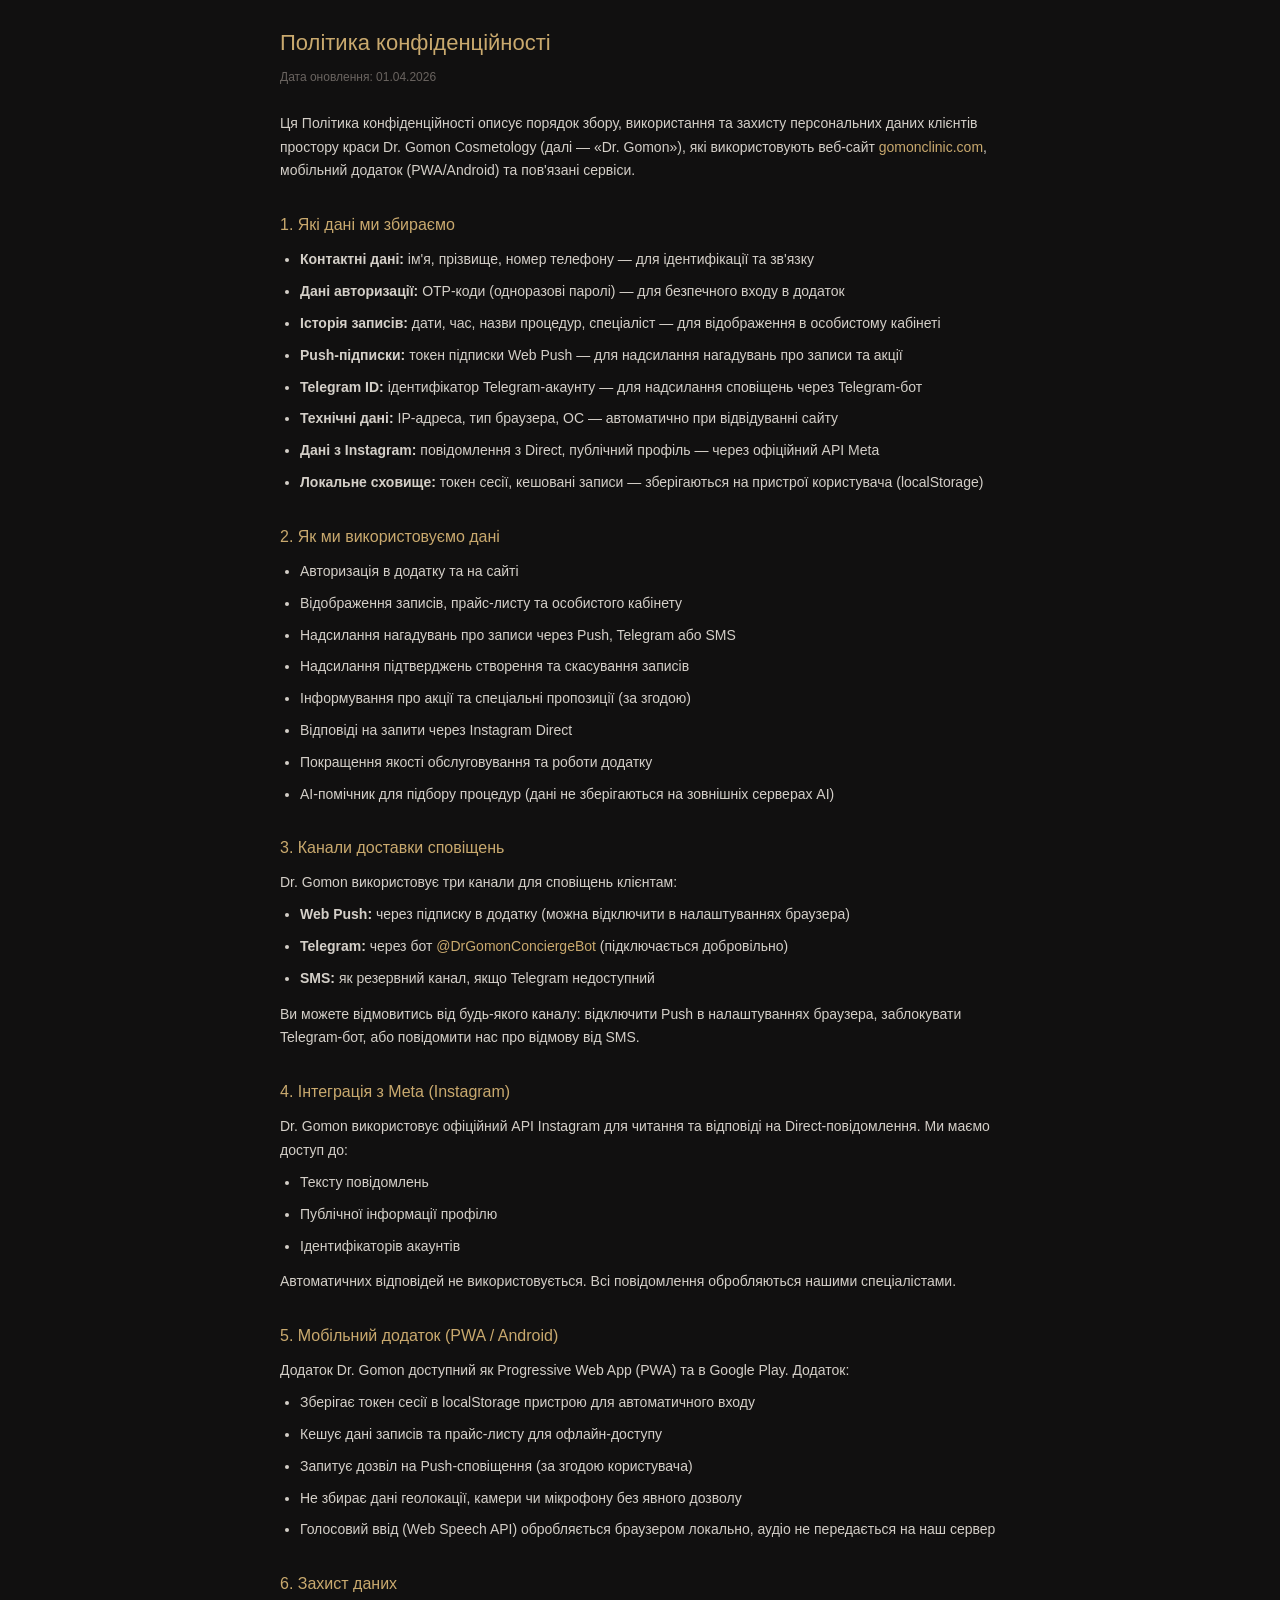
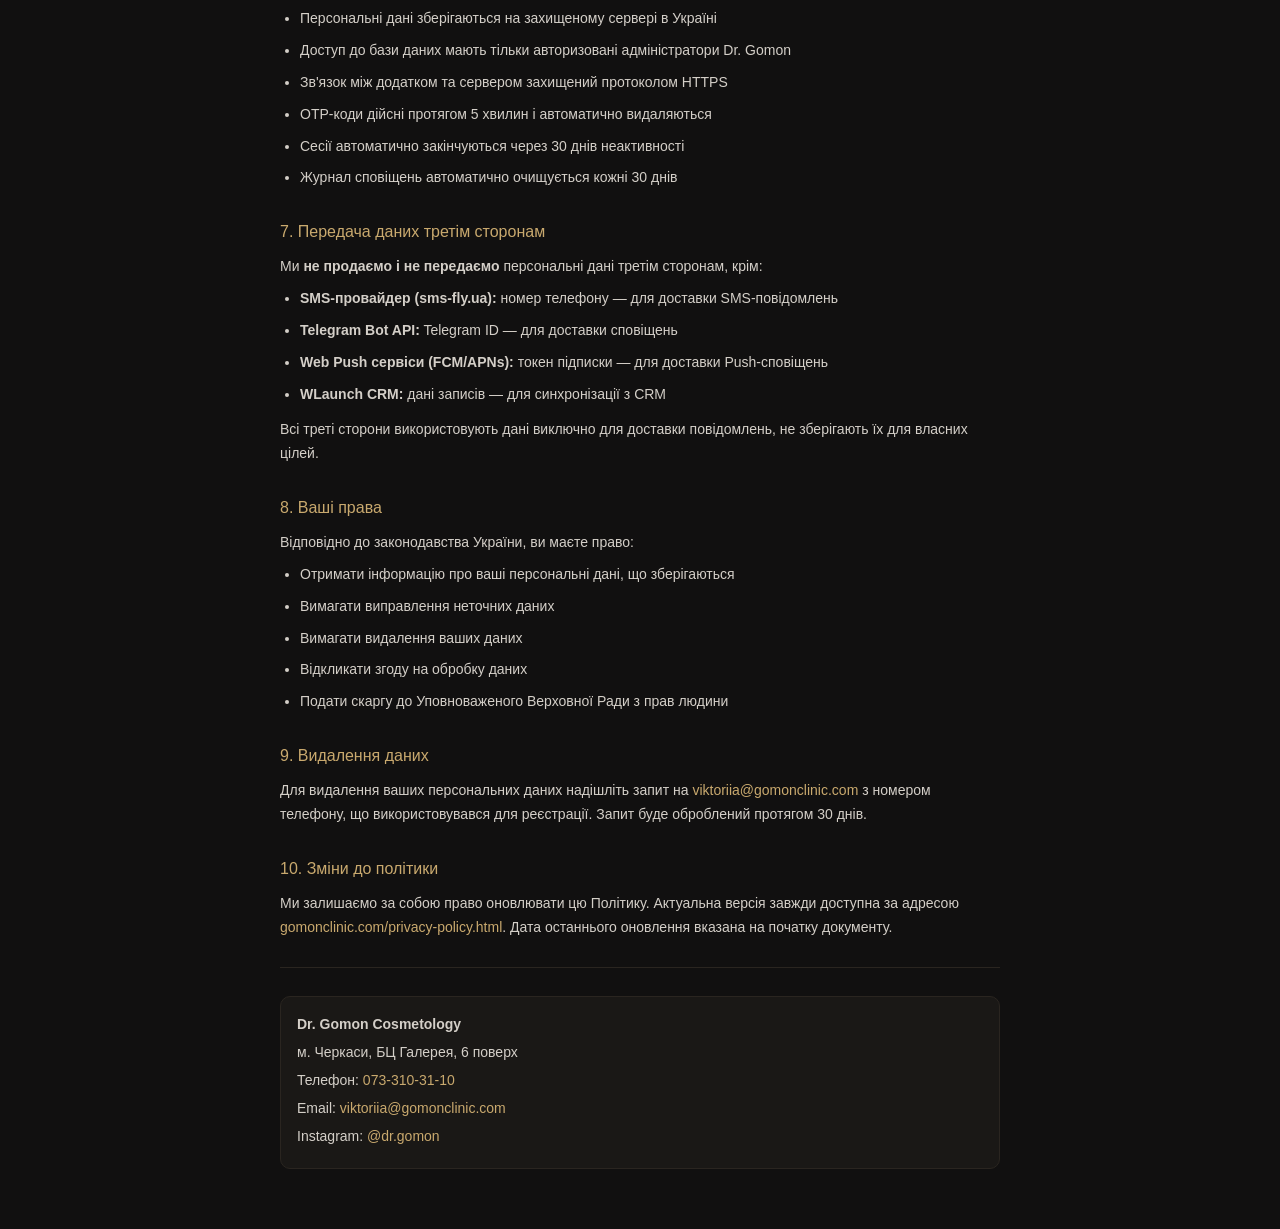
<file: public_html/privacy-policy.html>
<!DOCTYPE html>
<html lang="uk">
<head>
<meta charset="UTF-8">
<meta name="viewport" content="width=device-width,initial-scale=1">
<title>Політика конфіденційності — Dr. Gomon Cosmetology</title>
<style>
*{margin:0;padding:0;box-sizing:border-box}
body{font-family:-apple-system,BlinkMacSystemFont,'Segoe UI',Roboto,sans-serif;background:#111010;color:#d4cfc8;line-height:1.7;padding:24px 16px 60px}
.wrap{max-width:720px;margin:0 auto}
h1{font-size:22px;color:#c9a96e;margin-bottom:6px;font-weight:400}
h2{font-size:16px;color:#c9a96e;margin:28px 0 10px;font-weight:500}
p,li{font-size:14px;margin-bottom:8px}
ul{padding-left:20px;margin-bottom:12px}
a{color:#c9a96e;text-decoration:none}
a:hover{text-decoration:underline}
.date{font-size:12px;color:#6a6460;margin-bottom:24px}
.contact{background:#1a1816;border:1px solid #2a2520;border-radius:10px;padding:16px;margin-top:20px}
.contact p{margin-bottom:4px}
hr{border:none;border-top:1px solid #2a2520;margin:28px 0}
</style>
</head>
<body>
<div class="wrap">

<h1>Політика конфіденційності</h1>
<p class="date">Дата оновлення: 01.04.2026</p>

<p>Ця Політика конфіденційності описує порядок збору, використання та захисту персональних даних клієнтів простору краси Dr. Gomon Cosmetology (далі — «Dr. Gomon»), які використовують веб-сайт <a href="https://www.gomonclinic.com">gomonclinic.com</a>, мобільний додаток (PWA/Android) та пов'язані сервіси.</p>

<h2>1. Які дані ми збираємо</h2>
<ul>
<li><strong>Контактні дані:</strong> ім'я, прізвище, номер телефону — для ідентифікації та зв'язку</li>
<li><strong>Дані авторизації:</strong> OTP-коди (одноразові паролі) — для безпечного входу в додаток</li>
<li><strong>Історія записів:</strong> дати, час, назви процедур, спеціаліст — для відображення в особистому кабінеті</li>
<li><strong>Push-підписки:</strong> токен підписки Web Push — для надсилання нагадувань про записи та акції</li>
<li><strong>Telegram ID:</strong> ідентифікатор Telegram-акаунту — для надсилання сповіщень через Telegram-бот</li>
<li><strong>Технічні дані:</strong> IP-адреса, тип браузера, ОС — автоматично при відвідуванні сайту</li>
<li><strong>Дані з Instagram:</strong> повідомлення з Direct, публічний профіль — через офіційний API Meta</li>
<li><strong>Локальне сховище:</strong> токен сесії, кешовані записи — зберігаються на пристрої користувача (localStorage)</li>
</ul>

<h2>2. Як ми використовуємо дані</h2>
<ul>
<li>Авторизація в додатку та на сайті</li>
<li>Відображення записів, прайс-листу та особистого кабінету</li>
<li>Надсилання нагадувань про записи через Push, Telegram або SMS</li>
<li>Надсилання підтверджень створення та скасування записів</li>
<li>Інформування про акції та спеціальні пропозиції (за згодою)</li>
<li>Відповіді на запити через Instagram Direct</li>
<li>Покращення якості обслуговування та роботи додатку</li>
<li>AI-помічник для підбору процедур (дані не зберігаються на зовнішніх серверах AI)</li>
</ul>

<h2>3. Канали доставки сповіщень</h2>
<p>Dr. Gomon використовує три канали для сповіщень клієнтам:</p>
<ul>
<li><strong>Web Push:</strong> через підписку в додатку (можна відключити в налаштуваннях браузера)</li>
<li><strong>Telegram:</strong> через бот <a href="https://t.me/DrGomonConciergeBot">@DrGomonConciergeBot</a> (підключається добровільно)</li>
<li><strong>SMS:</strong> як резервний канал, якщо Telegram недоступний</li>
</ul>
<p>Ви можете відмовитись від будь-якого каналу: відключити Push в налаштуваннях браузера, заблокувати Telegram-бот, або повідомити нас про відмову від SMS.</p>

<h2>4. Інтеграція з Meta (Instagram)</h2>
<p>Dr. Gomon використовує офіційний API Instagram для читання та відповіді на Direct-повідомлення. Ми маємо доступ до:</p>
<ul>
<li>Тексту повідомлень</li>
<li>Публічної інформації профілю</li>
<li>Ідентифікаторів акаунтів</li>
</ul>
<p>Автоматичних відповідей не використовується. Всі повідомлення обробляються нашими спеціалістами.</p>

<h2>5. Мобільний додаток (PWA / Android)</h2>
<p>Додаток Dr. Gomon доступний як Progressive Web App (PWA) та в Google Play. Додаток:</p>
<ul>
<li>Зберігає токен сесії в localStorage пристрою для автоматичного входу</li>
<li>Кешує дані записів та прайс-листу для офлайн-доступу</li>
<li>Запитує дозвіл на Push-сповіщення (за згодою користувача)</li>
<li>Не збирає дані геолокації, камери чи мікрофону без явного дозволу</li>
<li>Голосовий ввід (Web Speech API) обробляється браузером локально, аудіо не передається на наш сервер</li>
</ul>

<h2>6. Захист даних</h2>
<ul>
<li>Персональні дані зберігаються на захищеному сервері в Україні</li>
<li>Доступ до бази даних мають тільки авторизовані адміністратори Dr. Gomon</li>
<li>Зв'язок між додатком та сервером захищений протоколом HTTPS</li>
<li>OTP-коди дійсні протягом 5 хвилин і автоматично видаляються</li>
<li>Сесії автоматично закінчуються через 30 днів неактивності</li>
<li>Журнал сповіщень автоматично очищується кожні 30 днів</li>
</ul>

<h2>7. Передача даних третім сторонам</h2>
<p>Ми <strong>не продаємо і не передаємо</strong> персональні дані третім сторонам, крім:</p>
<ul>
<li><strong>SMS-провайдер (sms-fly.ua):</strong> номер телефону — для доставки SMS-повідомлень</li>
<li><strong>Telegram Bot API:</strong> Telegram ID — для доставки сповіщень</li>
<li><strong>Web Push сервіси (FCM/APNs):</strong> токен підписки — для доставки Push-сповіщень</li>
<li><strong>WLaunch CRM:</strong> дані записів — для синхронізації з CRM</li>
</ul>
<p>Всі треті сторони використовують дані виключно для доставки повідомлень, не зберігають їх для власних цілей.</p>

<h2>8. Ваші права</h2>
<p>Відповідно до законодавства України, ви маєте право:</p>
<ul>
<li>Отримати інформацію про ваші персональні дані, що зберігаються</li>
<li>Вимагати виправлення неточних даних</li>
<li>Вимагати видалення ваших даних</li>
<li>Відкликати згоду на обробку даних</li>
<li>Подати скаргу до Уповноваженого Верховної Ради з прав людини</li>
</ul>

<h2>9. Видалення даних</h2>
<p>Для видалення ваших персональних даних надішліть запит на <a href="mailto:viktoriia@gomonclinic.com">viktoriia@gomonclinic.com</a> з номером телефону, що використовувався для реєстрації. Запит буде оброблений протягом 30 днів.</p>

<h2>10. Зміни до політики</h2>
<p>Ми залишаємо за собою право оновлювати цю Політику. Актуальна версія завжди доступна за адресою <a href="https://www.gomonclinic.com/privacy-policy.html">gomonclinic.com/privacy-policy.html</a>. Дата останнього оновлення вказана на початку документу.</p>

<hr>

<div class="contact">
<p><strong>Dr. Gomon Cosmetology</strong></p>
<p>м. Черкаси, БЦ Галерея, 6 поверх</p>
<p>Телефон: <a href="tel:+380733103110">073-310-31-10</a></p>
<p>Email: <a href="mailto:viktoriia@gomonclinic.com">viktoriia@gomonclinic.com</a></p>
<p>Instagram: <a href="https://instagram.com/dr.gomon" target="_blank">@dr.gomon</a></p>
</div>

</div>
</body>
</html>
</file>
